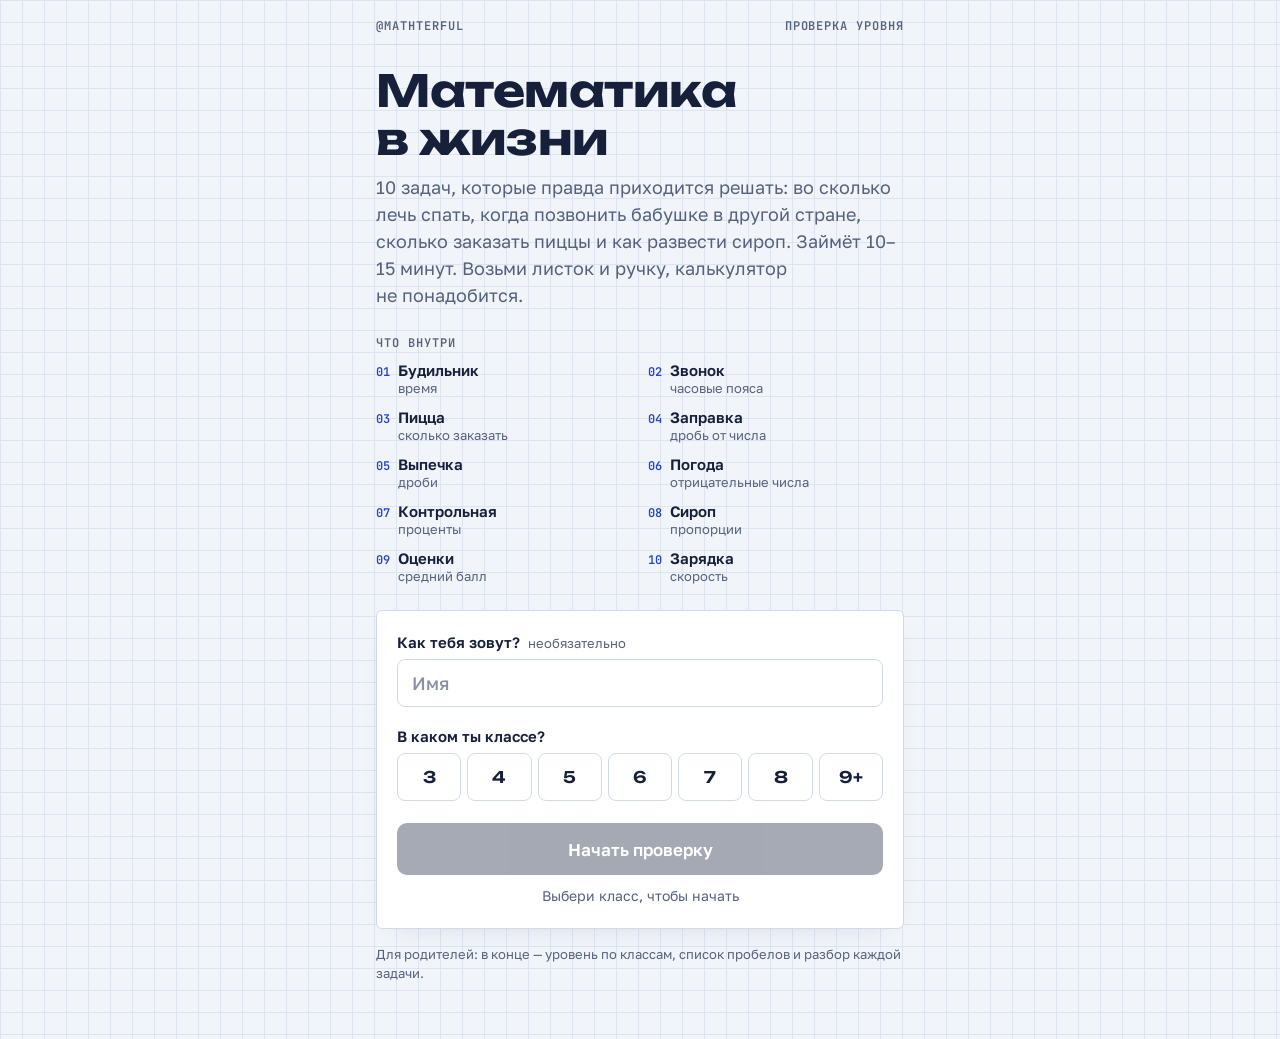
<file: index.html>
<!doctype html><html><head><meta charset=utf8><meta name=viewport content="width=device-width,initial-scale=1,viewport-fit=cover"><style>:root{color-scheme:light;box-sizing:border-box;padding-top:env(safe-area-inset-top,0px);padding-bottom:env(safe-area-inset-bottom,0px)}html{scroll-padding-top:env(safe-area-inset-top,0px)}body{margin:0;padding:0;font:14px -apple-system,BlinkMacSystemFont,sans-serif;background:#fff;color:#000}img{max-width:100%}[hidden]:not([hidden=until-found i]){display:none!important}</style></head><body>
<title>Математика в жизни</title>
<meta name="claude:viewport-fit-sides" content="cover">
<link rel="preconnect" href="https://fonts.googleapis.com">
<link rel="preconnect" href="https://fonts.gstatic.com" crossorigin>
<link rel="stylesheet" href="https://fonts.googleapis.com/css2?family=Golos+Text:wght@400;500;600;700&family=JetBrains+Mono:wght@400;600;700&family=Unbounded:wght@500;700&display=swap">
<style>
/* Layout: one phone-width column on squared exercise-book paper; each screen is one sheet; the result prints as a till receipt */
:root{
  --paper:#f1f4f9;
  --grid:#dce4ef;
  --sheet:#ffffff;
  --ink:#16203a;
  --ink-soft:#56627d;
  --line:#d3dae7;
  --pen:#2644c8;
  --pen-soft:#e8ecfc;
  --red:#c63a2c;
  --red-soft:#fbe9e6;
  --ok:#1c7d46;
  --ok-soft:#e2f2e8;
  --marker:#ffe25e;
  --marker-ink:#201c05;
  --marker-field:#fff8d6;
  --receipt:#fffdf5;
  --receipt-ink:#27241e;
  --receipt-faint:#968f7d;
  --r-ok:#1c7643;
  --r-bad:#bf3527;
  --shadow:rgba(22,32,58,.16);
  --f-display:"Unbounded","Golos Text",system-ui,sans-serif;
  --f-body:"Golos Text",system-ui,-apple-system,"Segoe UI",Roboto,Arial,sans-serif;
  --f-mono:"JetBrains Mono",ui-monospace,SFMono-Regular,Menlo,Consolas,monospace;
}
@media (prefers-color-scheme: dark){
  :root:not([data-theme="light"]){
    --paper:#0e1422; --grid:#172036; --sheet:#151d31; --ink:#e7ebf5; --ink-soft:#98a3bd; --line:#2a3552;
    --pen:#93a6ff; --pen-soft:#1f2a50; --red:#ff8a7a; --red-soft:#3b1f22; --ok:#62d394; --ok-soft:#143022;
    --shadow:rgba(0,0,0,.5);
    color-scheme:dark;
  }
}
:root[data-theme="dark"]{
  --paper:#0e1422; --grid:#172036; --sheet:#151d31; --ink:#e7ebf5; --ink-soft:#98a3bd; --line:#2a3552;
  --pen:#93a6ff; --pen-soft:#1f2a50; --red:#ff8a7a; --red-soft:#3b1f22; --ok:#62d394; --ok-soft:#143022;
  --shadow:rgba(0,0,0,.5);
  color-scheme:dark;
}
*,*::before,*::after{box-sizing:border-box}
body{
  background-color:var(--paper);
  background-image:linear-gradient(var(--grid) 1px,transparent 1px),linear-gradient(90deg,var(--grid) 1px,transparent 1px);
  background-size:22px 22px;
  color:var(--ink);
  font-family:var(--f-body);
  font-size:17px;
  line-height:1.5;
  -webkit-text-size-adjust:100%;
}
.wrap{
  max-width:560px; margin:0 auto;
  padding-left:max(16px, env(safe-area-inset-left, 0px));
  padding-right:max(16px, env(safe-area-inset-right, 0px));
  padding-block:18px 56px;
}
:focus-visible{outline:3px solid var(--pen); outline-offset:2px}

/* top bar */
.topbar{display:flex; justify-content:space-between; gap:12px; font:600 12px var(--f-mono); text-transform:uppercase; letter-spacing:.08em; color:var(--ink-soft); padding-bottom:10px; border-bottom:1px solid var(--line)}

/* start */
.display{font-family:var(--f-display); font-weight:700; font-size:clamp(28px, 8.4vw, 44px); line-height:1.08; letter-spacing:-.01em; text-wrap:balance; margin:22px 0 12px}
.lead{font-size:18px; color:var(--ink-soft); margin:0; max-width:34em}
.eyebrow{font:600 12px var(--f-mono); text-transform:uppercase; letter-spacing:.08em; color:var(--ink-soft); margin:26px 0 10px}
.scenes{list-style:none; padding:0; margin:0 0 26px; display:grid; grid-template-columns:repeat(2,minmax(0,1fr)); gap:12px 16px}
.scenes li{display:grid; grid-template-columns:auto 1fr; column-gap:8px; line-height:1.25; min-width:0}
.scenes .n{grid-row:span 2; font:600 12px var(--f-mono); color:var(--pen); padding-top:3px}
.scenes b{font-weight:600; font-size:15px}
.scenes span:last-child{font-size:13px; color:var(--ink-soft)}

.sheet{background:var(--sheet); border:1px solid var(--line); border-radius:6px; padding:22px 20px; box-shadow:0 12px 30px -20px var(--shadow)}
.label{display:block; font:600 15px var(--f-body); margin:0 0 8px; padding:0}
.label i{font-style:normal; font-weight:400; color:var(--ink-soft); font-size:13px; margin-left:4px}
.text-in{width:100%; font:500 18px var(--f-body); padding:12px 14px; border:1.5px solid var(--line); border-radius:8px; background:var(--sheet); color:var(--ink)}
.text-in:focus{border-color:var(--pen); outline:none}
.text-in::placeholder{color:var(--ink-soft); opacity:.7}
fieldset{border:0; padding:0; margin:20px 0 0; min-width:0}
.grades{display:grid; grid-template-columns:repeat(7,minmax(0,1fr)); gap:6px}
.grades button{appearance:none; height:48px; border:1.5px solid var(--line); border-radius:8px; background:var(--sheet); color:var(--ink); font:600 16px var(--f-display); cursor:pointer; padding:0}
.grades button[aria-pressed="true"]{background:var(--pen); border-color:var(--pen); color:var(--sheet)}

.btn{appearance:none; border:0; border-radius:10px; font:600 17px var(--f-body); padding:14px 20px; min-height:52px; cursor:pointer; text-align:center; text-decoration:none; display:inline-flex; align-items:center; justify-content:center; gap:8px; transition:transform .12s ease, opacity .15s}
.btn:active{transform:translateY(1px)}
.btn-primary{background:var(--ink); color:var(--sheet)}
.btn-primary:disabled{opacity:.38; cursor:not-allowed; transform:none}
.btn-ghost{background:transparent; color:var(--ink-soft); border:1.5px solid var(--line)}
.btn-wide{width:100%}
#startBtn{margin-top:22px}
.hint{min-height:1.4em; margin:10px 0 0; font-size:14px; color:var(--red)}
.hint--soft{color:var(--ink-soft); text-align:center}
.fineprint{font-size:13px; color:var(--ink-soft); margin:16px 0 0; line-height:1.45}
.center{text-align:center}

/* quiz */
.qhead{display:flex; align-items:center; gap:14px; margin:18px 0 14px}
.count{font:600 13px var(--f-mono); white-space:nowrap}
.count span{color:var(--ink-soft); font-weight:400}
.bar{flex:1; display:grid; grid-template-columns:repeat(10,1fr); gap:4px}
.bar span{height:6px; border-radius:2px; background:var(--line)}
.bar .done{background:var(--ink)}
.bar .now{background:var(--pen)}
.scene{font:600 12px var(--f-mono); text-transform:uppercase; letter-spacing:.1em; color:var(--pen)}
.qtext{font:600 21px/1.35 var(--f-body); margin:8px 0 0; text-wrap:pretty}

.card{margin-top:18px; padding:14px 16px; border-radius:6px; font-size:15px; position:relative}
.card-title{font:600 12px var(--f-mono); text-transform:uppercase; letter-spacing:.08em; margin-bottom:8px}
.card dl{margin:0; display:grid; gap:5px}
.row{display:flex; align-items:baseline}
.row dt{flex:1; display:flex; align-items:baseline; min-width:0}
.row dt::after{content:""; flex:1 0 14px; border-bottom:1.5px dotted currentColor; opacity:.35; margin:0 8px; transform:translateY(-.3em)}
.row dd{margin:0; font-family:var(--f-mono); font-weight:600; white-space:nowrap}
mark.q{background:var(--marker); color:var(--marker-ink); padding:0 .5em; border-radius:3px}
.card--ticket{background:var(--pen-soft); color:var(--ink); padding-inline:26px; border-radius:8px;
  -webkit-mask:radial-gradient(circle 10px at 0 50%,#0000 98%,#000) left/51% 100% no-repeat,radial-gradient(circle 10px at 100% 50%,#0000 98%,#000) right/51% 100% no-repeat;
  mask:radial-gradient(circle 10px at 0 50%,#0000 98%,#000) left/51% 100% no-repeat,radial-gradient(circle 10px at 100% 50%,#0000 98%,#000) right/51% 100% no-repeat}
.card--ticket .card-title{color:var(--pen)}
.card--plain{background:var(--paper); border:1px solid var(--line)}
.fig{display:block; width:100%; max-width:320px; margin:18px auto 0; height:auto}

.opts{display:grid; gap:10px; margin-top:20px}
.opt{appearance:none; display:flex; align-items:center; gap:12px; width:100%; text-align:left; padding:13px 14px; border:1.5px solid var(--line); border-radius:10px; background:var(--sheet); color:var(--ink); font:500 17px var(--f-body); cursor:pointer}
.opt .letter{flex:none; width:30px; height:30px; display:grid; place-items:center; border:1.5px solid var(--ink-soft); border-radius:50%; font:600 14px var(--f-mono); color:var(--ink-soft)}
.opt[aria-pressed="true"]{border-color:var(--pen); background:var(--pen-soft)}
.opt[aria-pressed="true"] .letter{background:var(--pen); border-color:var(--pen); color:var(--sheet)}

.num-label{display:block; margin-top:22px; font:600 12px var(--f-mono); letter-spacing:.08em; text-transform:uppercase; color:var(--ink-soft)}
.num{display:flex; align-items:baseline; gap:10px; margin-top:4px; border-bottom:2px solid var(--ink); padding-bottom:2px}
.num:focus-within{border-color:var(--pen)}
.num input{flex:1; min-width:0; border:0; background:transparent; font:600 30px var(--f-mono); color:var(--pen); padding:4px 0; outline:none}
.num input::placeholder{color:var(--ink-soft); opacity:.45; font-weight:400}
.num .unit{font:500 18px var(--f-body); color:var(--ink-soft); white-space:nowrap}
.sign{appearance:none; flex:none; align-self:center; border:1.5px solid var(--line); background:var(--sheet); color:var(--ink); border-radius:8px; font:600 16px var(--f-mono); padding:8px 10px; cursor:pointer}
.actions{display:flex; flex-wrap:wrap; gap:10px; margin-top:12px}
.actions .btn-primary{flex:1 1 60%}
.actions .btn-ghost{flex:0 0 auto}

/* result */
.res-title{font:700 clamp(24px,6.6vw,34px)/1.12 var(--f-display); text-wrap:balance; margin:22px 0 6px}
.res-sub{color:var(--ink-soft); margin:0 0 22px}
.receipt-shadow{max-width:360px; margin:0 auto 34px; filter:drop-shadow(0 0 1px var(--receipt-faint)) drop-shadow(0 12px 16px var(--shadow))}
.receipt-clip{padding-bottom:8px; animation:print 1.3s cubic-bezier(.25,.8,.25,1) both}
.receipt{position:relative; background:var(--receipt); color:var(--receipt-ink); font:400 13px/1.65 var(--f-mono); padding:18px 18px 12px; font-variant-numeric:tabular-nums}
.zz::after{content:""; position:absolute; left:0; right:0; top:100%; height:7px; background:var(--receipt);
  -webkit-mask:url("data:image/svg+xml,%3Csvg xmlns='http://www.w3.org/2000/svg' width='12' height='7'%3E%3Cpath d='M0 0h12L6 7z'/%3E%3C/svg%3E") 0 0/12px 7px repeat-x;
  mask:url("data:image/svg+xml,%3Csvg xmlns='http://www.w3.org/2000/svg' width='12' height='7'%3E%3Cpath d='M0 0h12L6 7z'/%3E%3C/svg%3E") 0 0/12px 7px repeat-x}
.r-center{text-align:center}
.r-brand{font:700 18px var(--f-display); letter-spacing:.14em}
.r-sep{border-top:1px dashed var(--receipt-faint); margin:10px 0}
.r-meta{display:flex; justify-content:space-between; gap:4px 12px; flex-wrap:wrap}
.r-items{list-style:none; margin:0; padding:0; display:grid; gap:2px}
.r-items li{display:flex; align-items:baseline; gap:8px}
.r-name{min-width:0}
.r-dots{flex:1; min-width:10px; border-bottom:1.5px dotted var(--receipt-faint); transform:translateY(-4px)}
.r-g{color:var(--receipt-faint); font-size:11px; white-space:nowrap}
.r-mark{width:1.2em; text-align:center; font-weight:700}
.r-mark.ok{color:var(--r-ok)} .r-mark.bad{color:var(--r-bad)} .r-mark.skip{color:var(--receipt-faint)}
.r-line{display:flex; justify-content:space-between; gap:12px}
.r-total{display:flex; justify-content:space-between; font-weight:700; font-size:18px; margin:2px 0 4px}
.r-barcode{display:flex; justify-content:center; height:40px; margin:8px 0 6px; overflow:hidden}
.r-barcode i{display:block; height:100%; background:var(--receipt-ink)}
.r-foot{text-align:center; letter-spacing:.06em}

.block-title{font:700 19px/1.25 var(--f-display); margin:0 0 12px; text-wrap:balance}
.summary p{margin:0 0 10px}
.summary b{font-weight:600}
.sub{font:600 12px var(--f-mono); text-transform:uppercase; letter-spacing:.08em; color:var(--ink-soft); margin:18px 0 6px}
.chips{display:flex; flex-wrap:wrap; gap:8px; margin:0; padding:0; list-style:none}
.chip{font-size:14px; font-weight:500; padding:6px 12px; border-radius:999px}
.chip--gap{background:var(--red-soft); color:var(--red)}
.chip--next{background:var(--pen-soft); color:var(--pen)}
.note{font-size:14px; color:var(--ink-soft); margin:8px 0 0}

.cta{background:var(--marker); color:var(--marker-ink); border-radius:6px; padding:24px 20px; margin:22px 0}
.cta h2{font:700 clamp(22px,6vw,28px)/1.15 var(--f-display); margin:0 0 10px; text-wrap:balance}
.cta p{margin:0 0 14px}
.cta label{display:block; font:600 12px var(--f-mono); text-transform:uppercase; letter-spacing:.08em; margin-bottom:6px}
.cta textarea{width:100%; resize:vertical; min-height:9.5em; background:var(--marker-field); color:var(--marker-ink); border:1.5px dashed var(--marker-ink); border-radius:6px; font:400 14px/1.5 var(--f-mono); padding:12px}
.cta-actions{display:grid; grid-template-columns:repeat(2,minmax(0,1fr)); gap:10px; margin-top:12px}
.btn-cta{background:var(--marker-ink); color:var(--marker)}
.btn-cta-alt{background:transparent; color:var(--marker-ink); border:1.5px solid var(--marker-ink)}
.linkbtn{grid-column:1/-1; appearance:none; background:none; border:0; padding:6px 0; font:600 15px var(--f-body); color:var(--marker-ink); text-decoration:underline; text-underline-offset:3px; cursor:pointer; justify-self:center}
.cta .status{min-height:1.4em; font-size:14px; font-weight:500; margin:8px 0 0}
.handles{display:grid; gap:2px; margin:12px 0 0; padding-top:12px; border-top:1px dashed var(--marker-ink); font:600 13px var(--f-mono)}
.handles span{user-select:all}

.review{padding:4px 20px}
.rv{border-bottom:1px solid var(--line)}
.rv:last-child{border-bottom:0}
.rv summary{list-style:none; display:flex; align-items:center; gap:12px; padding:14px 0; cursor:pointer}
.rv summary::-webkit-details-marker{display:none}
.rv summary::after{content:"+"; font:600 18px var(--f-mono); color:var(--ink-soft); width:14px; text-align:center}
.rv[open] summary::after{content:"−"}
.rv-n{font:600 12px var(--f-mono); color:var(--ink-soft)}
.rv-t{flex:1; min-width:0; font-size:15px; line-height:1.3}
.rv-t b{font-weight:600}
.rv-t span{color:var(--ink-soft)}
.rv-m{flex:none; width:26px; height:26px; border-radius:50%; display:grid; place-items:center; font-weight:700; font-size:14px}
.rv-m.ok{background:var(--ok-soft); color:var(--ok)}
.rv-m.bad{background:var(--red-soft); color:var(--red)}
.rv-m.skip{background:var(--line); color:var(--ink-soft)}
.rv-body{padding:0 0 16px 30px; font-size:15px}
.rv-body p{margin:0 0 8px}
.rv-q{color:var(--ink-soft)}
.rv-a b{font-weight:600}
.after{display:grid; gap:12px; margin-top:22px}

@keyframes rise{from{transform:translateY(8px); opacity:.4} to{transform:none; opacity:1}}
.enter{animation:rise .3s ease-out}
@keyframes print{from{clip-path:inset(0 0 100% 0); transform:translateY(-14px)} to{clip-path:inset(0 0 0 0); transform:none}}
@media (prefers-reduced-motion: reduce){ .enter,.receipt-clip{animation:none} .btn{transition:none} }
@media (max-width:370px){ .qtext{font-size:19px} .sheet{padding:20px 16px} .grades button{font-size:14px} .cta-actions{grid-template-columns:1fr} }
</style>

<div class="wrap">
  <header class="topbar"><span>@mathterful</span><span>Проверка уровня</span></header>

  <section id="screen-start">
    <h1 class="display">Математика в&nbsp;жизни</h1>
    <p class="lead">10 задач, которые правда приходится решать: во сколько лечь спать, когда позвонить бабушке в другой стране, сколько заказать пиццы и как развести сироп. Займёт 10–15 минут. Возьми листок и ручку, калькулятор не&nbsp;понадобится.</p>
    <p class="eyebrow">Что внутри</p>
    <ol class="scenes" id="scenes"></ol>
    <div class="sheet">
      <label class="label" for="name">Как тебя зовут? <i>необязательно</i></label>
      <input class="text-in" id="name" type="text" maxlength="30" autocomplete="given-name" placeholder="Имя">
      <fieldset>
        <legend class="label">В каком ты классе?</legend>
        <div class="grades" id="grades">
          <button type="button" data-grade="3" aria-pressed="false">3</button>
          <button type="button" data-grade="4" aria-pressed="false">4</button>
          <button type="button" data-grade="5" aria-pressed="false">5</button>
          <button type="button" data-grade="6" aria-pressed="false">6</button>
          <button type="button" data-grade="7" aria-pressed="false">7</button>
          <button type="button" data-grade="8" aria-pressed="false">8</button>
          <button type="button" data-grade="9" aria-pressed="false">9+</button>
        </div>
      </fieldset>
      <button type="button" id="startBtn" class="btn btn-primary btn-wide" disabled>Начать проверку</button>
      <p class="hint hint--soft" id="startHint">Выбери класс, чтобы начать</p>
    </div>
    <p class="fineprint">Для родителей: в конце — уровень по классам, список пробелов и разбор каждой задачи.</p>
  </section>

  <section id="screen-quiz" hidden></section>
  <section id="screen-result" hidden></section>
</div>

<script>
(function(){
  /* Контакты для записи на урок */
  var CONFIG = {
    whatsapp: '972515097499', whatsappLabel: '+972 51-509-7499',
    telegram: 'mathterful_adminbot'
  };
  var S = ' ';
  var LETTERS = ['А','Б','В','Г'];

  var BATTERY = '<svg class="fig" viewBox="0 0 300 92" role="img" aria-label="В 19:00 заряд 40%, в 19:12 заряд 58%">'+
    '<rect x="12" y="8" width="112" height="46" rx="7" style="fill:none;stroke:var(--ink);stroke-width:2.5"/>'+
    '<rect x="125" y="22" width="7" height="18" rx="2" style="fill:var(--ink)"/>'+
    '<rect x="18" y="14" width="40" height="34" rx="3" style="fill:var(--pen)"/>'+
    '<text x="68" y="80" text-anchor="middle" style="fill:var(--ink);font:600 14px var(--f-mono)">19:00 · 40%</text>'+
    '<text x="147" y="37" text-anchor="middle" style="fill:var(--ink-soft);font:600 16px var(--f-mono)">→</text>'+
    '<rect x="162" y="8" width="112" height="46" rx="7" style="fill:none;stroke:var(--ink);stroke-width:2.5"/>'+
    '<rect x="275" y="22" width="7" height="18" rx="2" style="fill:var(--ink)"/>'+
    '<rect x="168" y="14" width="58" height="34" rx="3" style="fill:var(--pen)"/>'+
    '<text x="218" y="80" text-anchor="middle" style="fill:var(--ink);font:600 14px var(--f-mono)">19:12 · 58%</text></svg>';

  var GAUGE = '<svg class="fig" viewBox="0 0 300 156" role="img" aria-label="Указатель бензина: стрелка на одной четверти">'+
    '<path d="M50 130 A100 100 0 0 1 250 130" style="fill:none;stroke:var(--ink);stroke-width:3"/>'+
    '<g style="stroke:var(--ink);stroke-width:3;stroke-linecap:round"><line x1="50" y1="130" x2="64" y2="130"/><line x1="79.3" y1="59.3" x2="89.2" y2="69.2"/><line x1="150" y1="30" x2="150" y2="44"/><line x1="220.7" y1="59.3" x2="210.8" y2="69.2"/><line x1="250" y1="130" x2="236" y2="130"/></g>'+
    '<g style="fill:var(--ink-soft);font:600 14px var(--f-mono)" text-anchor="middle"><text x="50" y="150">E</text><text x="250" y="150">F</text><text x="66" y="48">¼</text><text x="150" y="20">½</text><text x="234" y="48">¾</text><text x="150" y="112">бак 48 л</text></g>'+
    '<line x1="150" y1="130" x2="93.4" y2="73.4" style="stroke:var(--red);stroke-width:4;stroke-linecap:round"/>'+
    '<circle cx="150" cy="130" r="7" style="fill:var(--ink)"/></svg>';
  var FIG = { battery: BATTERY, gauge: GAUGE };

  var Q = [
    { scene:'Будильник', topic:'время', skill:'Расчёт времени', grade:3, type:'mc',
      options:['22:15','21:15','16:15','21:45'], answer:1,
      text:'Чтобы выспаться, тебе нужно 9 ч 30 мин сна. Вставать завтра в 6:45. Во сколько нужно лечь?',
      card:{kind:'plain', title:'Будильник', rows:[['Подъём','6:45'],['Нужно спать','9 ч 30 мин'],['Лечь в','?']]},
      explain:'От 6:45 отсчитываем назад 9 часов, получается 21:45. Ещё 30 минут назад — 21:15. Ответ 16:15 получится, если прибавить время вместо того, чтобы вычесть.' },
    { scene:'Звонок', topic:'часовые пояса', skill:'Часовые пояса', grade:4, type:'mc',
      options:['03:00','17:00','10:00','15:00'], answer:1,
      text:'Бабушка живёт в Нью-Йорке, там на 7 часов меньше, чем у вас. Ты хочешь позвонить ей в 10:00 по её времени. Сколько в этот момент будет у вас?',
      card:{kind:'ticket', title:'Звонок бабушке', rows:[['Нью-Йорк','−7 ч от вас'],['Звонок','10:00 у бабушки'],['У вас','?']]},
      explain:'У бабушки на 7 часов меньше, значит у вас на 7 часов больше: 10:00 + 7 ч = 17:00. Ответ 03:00 получится, если вычесть вместо того, чтобы прибавить.' },
    { scene:'Пицца', topic:'сколько заказать', skill:'Деление и округление', grade:4, type:'num', unit:'шт.', answer:4,
      text:'Ты заказываешь пиццу на день рождения. Сколько пицц нужно, чтобы всем хватило?',
      card:{kind:'plain', title:'Заказ в пиццерии', rows:[['Гостей вместе с тобой','13'],['Каждый съест','2 куска'],['В одной пицце','8 кусков']]},
      explain:'Всего нужно 13 × 2 = 26 кусков. Три пиццы — это 24 куска, двоим не хватит. Значит, нужно 4 пиццы. Здесь округляем вверх: неполную пиццу не закажешь.' },
    { scene:'Заправка', topic:'дробь от числа', skill:'Дробь от числа', grade:5, type:'num', unit:'л', answer:36, figure:'gauge',
      text:'Вы с родителями заезжаете на заправку. Сколько литров нужно залить, чтобы бак стал полным?',
      card:{kind:'plain', title:'Приборная панель', rows:[['Объём бака','48 л'],['Стрелка бензина','на ¼'],['Залить до полного','?']]},
      explain:'¼ бака — это 48 : 4 = 12 л, столько уже есть. До полного не хватает ¾ бака: 48 − 12 = 36 л. Ответ 12 получится, если найти, сколько бензина в баке, а не сколько долить.' },
    { scene:'Выпечка', topic:'дроби', skill:'Умножение дробей', grade:5, type:'mc',
      options:['6/8 стакана','1½ стакана','3/8 стакана','1¼ стакана'], answer:1,
      text:'Рецепт рассчитан на 12 печений, а ты хочешь испечь 24. Сколько сахара нужно взять?',
      card:{kind:'plain', title:'Печенье · на 12 штук', rows:[['Мука','2 стакана'],['Сахар','¾ стакана'],['Сливочное масло','100 г'],['Яйцо','1 шт.']]},
      explain:'Печений в 2 раза больше, значит и сахара в 2 раза больше: ¾ × 2 = 6/4 = 1½ стакана. 6/8 — это всё те же ¾: если умножить и числитель, и знаменатель, дробь не изменится.' },
    { scene:'Погода', topic:'отрицательные числа', skill:'Отрицательные числа', grade:6, type:'num', unit:'°', answer:-5, neg:true,
      text:'Днём было +3°. К ночи обещают похолодание на 8°. Какая температура будет ночью?',
      card:{kind:'ticket', title:'Прогноз погоды', rows:[['Днём','+3°'],['К ночи','холоднее на 8°'],['Ночью','?']]},
      explain:'От +3 опускаемся на 8 градусов: 3 градуса до нуля и ещё 5 ниже нуля. Ночью будет −5°. Ответ 5° получится, если забыть, что температура перешла через ноль.' },
    { scene:'Контрольная', topic:'проценты', skill:'Проценты', grade:6, type:'num', unit:'%', answer:85,
      text:'В контрольной было 40 вопросов, правильных ответов — 34. Какой это результат в процентах?',
      card:{kind:'plain', title:'Контрольная', rows:[['Всего вопросов','40'],['Правильных ответов','34'],['Результат','?']]},
      explain:'Один вопрос — это 100 : 40 = 2,5%. 34 × 2,5 = 85%. Или так: 34/40 = 85/100.' },
    { scene:'Сироп', topic:'пропорции', skill:'Части и пропорции', grade:6, type:'num', unit:'мл', answer:300,
      text:'Сироп разводят так: 1 часть сиропа на 4 части воды. Ты делаешь кувшин напитка на 1,5 литра. Сколько миллилитров сиропа налить?',
      card:{kind:'plain', title:'Этикетка на бутылке', rows:[['Разводить','1 : 4 с водой'],['Кувшин','1,5 л']]},
      explain:'Всего частей 1 + 4 = 5. 1,5 л = 1500 мл. Одна часть — 1500 : 5 = 300 мл. Это сироп, остальные 1200 мл — вода. Ответ 375 получится, если делить на 4 вместо 5.' },
    { scene:'Оценки', topic:'средний балл', skill:'Среднее значение', grade:7, type:'num', unit:'баллов', answer:87,
      text:'В триместре четыре контрольные, оценки ставят по 100-балльной шкале. Три уже позади. Сколько баллов нужно получить на четвёртой, чтобы средний балл был ровно 85?',
      card:{kind:'plain', title:'Дневник · математика', rows:[['Контрольная 1','78'],['Контрольная 2','85'],['Контрольная 3','90'],['Контрольная 4','?']]},
      explain:'Средний балл 85 за четыре контрольные — это сумма 85 × 4 = 340. Уже набрано 78 + 85 + 90 = 253. Нужно 340 − 253 = 87 баллов.' },
    { scene:'Зарядка', topic:'скорость', skill:'Скорость изменения', grade:7, type:'mc', figure:'battery',
      options:['19:40','19:52','20:00','20:12'], answer:0,
      text:'Телефон стоит на зарядке. Если он и дальше будет заряжаться с той же скоростью, во сколько будет 100%?',
      explain:'За 12 минут заряд вырос на 18%, это 1,5% в минуту. С 58% до 100% осталось 42%: 42 : 1,5 = 28 минут. 19:12 + 28 мин = 19:40.' }
  ];

  function $(s){ return document.querySelector(s); }
  var scr = { start: $('#screen-start'), quiz: $('#screen-quiz'), result: $('#screen-result') };
  function fresh(keep){
    return { screen:'start', name: keep ? keep.name : '', grade: keep ? keep.grade : null, idx:0, answers:[], startedAt:0, finishedAt:0, draft:'', sel:null };
  }
  var state = fresh();

  function esc(s){ return String(s).replace(/[&<>"']/g, function(c){ return {'&':'&amp;','<':'&lt;','>':'&gt;','"':'&quot;',"'":'&#39;'}[c]; }); }
  function pad(n){ return (n < 10 ? '0' : '') + n; }
  function fmt(n){ return Number(n).toLocaleString('ru-RU', { maximumFractionDigits: 2 }).replace('-', '−'); }
  function parseNum(raw){
    var t = String(raw).replace(/[\s ]/g,'').replace(/[−–—]/g,'-').replace(',', '.');
    var m = t.match(/-?\d+(?:\.\d+)?/);
    return m ? parseFloat(m[0]) : null;
  }
  function plural(n, one, few, many){
    var a = n % 10, b = n % 100;
    if (a === 1 && b !== 11) return one;
    if (a >= 2 && a <= 4 && (b < 12 || b > 14)) return few;
    return many;
  }

  /* ---------- start ---------- */
  function renderStart(){
    $('#scenes').innerHTML = Q.map(function(q, i){
      return '<li><span class="n">'+pad(i+1)+'</span><b>'+q.scene+'</b><span>'+q.topic+'</span></li>';
    }).join('');
    $('#name').value = state.name;
    syncGrades();
  }
  function syncGrades(){
    Array.prototype.forEach.call(document.querySelectorAll('#grades button'), function(b){
      b.setAttribute('aria-pressed', String(+b.dataset.grade === state.grade));
    });
    $('#startBtn').disabled = !state.grade;
    $('#startHint').textContent = state.grade ? '10 задач · примерно 15 минут' : 'Выбери класс, чтобы начать';
  }
  $('#grades').addEventListener('click', function(e){
    var b = e.target.closest('button'); if (!b) return;
    state.grade = +b.dataset.grade; syncGrades();
  });
  $('#name').addEventListener('input', function(e){ state.name = e.target.value; });
  $('#startBtn').addEventListener('click', function(){
    if (!state.grade) return;
    state.name = $('#name').value.trim();
    state.idx = 0; state.answers = []; state.draft = ''; state.sel = null;
    state.startedAt = Date.now(); state.finishedAt = 0;
    go('quiz');
  });

  /* ---------- quiz ---------- */
  function cardHTML(c){
    if (!c) return '';
    var rows = c.rows.map(function(r){
      var v = r[1] === '?' ? '<mark class="q">?</mark>' : r[1];
      return '<div class="row"><dt>'+r[0]+'</dt><dd>'+v+'</dd></div>';
    }).join('');
    return '<div class="card card--'+c.kind+'"><div class="card-title">'+c.title+'</div><dl>'+rows+'</dl></div>';
  }

  function renderQuiz(anim){
    var q = Q[state.idx];
    var segs = Q.map(function(_, i){ return '<span class="'+(i < state.idx ? 'done' : (i === state.idx ? 'now' : ''))+'"></span>'; }).join('');
    var answer;
    if (q.type === 'num'){
      answer = '<label class="num-label" for="ans">Ответ</label><div class="num">'+
        (q.neg ? '<button type="button" class="sign" id="sign" aria-label="Поменять знак плюс или минус">+/−</button>' : '')+
        '<input id="ans" type="text" inputmode="'+(q.neg ? 'text' : 'decimal')+'" autocomplete="off" enterkeyhint="done" placeholder="число" value="'+esc(state.draft)+'"><span class="unit">'+q.unit+'</span></div>';
    } else {
      answer = '<div class="opts" role="group" aria-label="Варианты ответа">'+q.options.map(function(o, i){
        return '<button type="button" class="opt" data-opt="'+i+'" aria-pressed="'+(state.sel === i)+'"><span class="letter">'+LETTERS[i]+'</span><span>'+o+'</span></button>';
      }).join('')+'</div>';
    }
    scr.quiz.innerHTML =
      '<div class="qhead"><span class="count">Задача '+(state.idx+1)+'<span> из '+Q.length+'</span></span><div class="bar" aria-hidden="true">'+segs+'</div></div>'+
      '<article class="sheet'+(anim ? ' enter' : '')+'">'+
        '<div class="scene">'+pad(state.idx+1)+' · '+q.scene+'</div>'+
        '<h2 class="qtext">'+q.text+'</h2>'+
        (q.figure ? FIG[q.figure] : '')+
        cardHTML(q.card)+
        answer+
        '<p class="hint" id="qHint" aria-live="polite"></p>'+
        '<div class="actions"><button type="button" class="btn btn-primary" id="submit">'+(state.idx === Q.length-1 ? 'Завершить' : 'Ответить')+'</button><button type="button" class="btn btn-ghost" id="skip">Не знаю</button></div>'+
      '</article>'+
      '<p class="fineprint center">Правильные ответы и разбор покажем в конце.</p>';
    var inp = $('#ans');
    if (inp && window.matchMedia && window.matchMedia('(pointer:fine)').matches){ try { inp.focus({ preventScroll:true }); } catch(e){} }
  }
  function hint(t){ var h = $('#qHint'); if (h) h.textContent = t; }

  function submit(skip){
    var q = Q[state.idx], rec;
    if (skip){
      rec = { skipped:true, correct:false, shown:'Не знаю' };
    } else if (q.type === 'num'){
      var v = parseNum($('#ans').value);
      if (v === null){ hint('Впиши число или нажми «Не знаю»'); return; }
      rec = { value:v, correct: Math.abs(v - q.answer) < 1e-9, shown: fmt(v)+(q.unit === '°' || q.unit === '%' ? '' : S)+q.unit };
    } else {
      if (state.sel === null){ hint('Выбери вариант или нажми «Не знаю»'); return; }
      rec = { value:state.sel, correct: state.sel === q.answer, shown: q.options[state.sel] };
    }
    state.answers[state.idx] = rec; state.draft = ''; state.sel = null;
    if (state.idx < Q.length - 1){ state.idx++; renderQuiz(true); window.scrollTo(0, 0); }
    else { state.finishedAt = Date.now(); go('result'); }
  }

  scr.quiz.addEventListener('click', function(e){
    var opt = e.target.closest('.opt');
    if (opt){
      state.sel = +opt.dataset.opt;
      Array.prototype.forEach.call(scr.quiz.querySelectorAll('.opt'), function(o){ o.setAttribute('aria-pressed', String(+o.dataset.opt === state.sel)); });
      hint(''); return;
    }
    if (e.target.closest('#sign')){
      var inp = $('#ans'), v = inp.value.trim();
      inp.value = /^[-−–]/.test(v) ? v.replace(/^[-−–]\s*/, '') : '−' + v;
      state.draft = inp.value; hint(''); return;
    }
    if (e.target.closest('#submit')) submit(false);
    else if (e.target.closest('#skip')) submit(true);
  });
  scr.quiz.addEventListener('input', function(e){ if (e.target.id === 'ans'){ state.draft = e.target.value; hint(''); } });
  scr.quiz.addEventListener('keydown', function(e){ if (e.target.id === 'ans' && e.key === 'Enter'){ e.preventDefault(); submit(false); } });

  /* ---------- result ---------- */
  var TOP = 7;
  function analyse(){
    var rows = Q.map(function(q, i){ return { q:q, i:i, a: state.answers[i] || { correct:false, skipped:true, shown:'Не знаю' } }; });
    var ok = function(r){ return r.a.correct; };
    var score = rows.filter(ok).length;
    var G = state.grade || 9;
    var inProg = rows.filter(function(r){ return r.q.grade <= G; });
    var gaps = inProg.filter(function(r){ return !r.a.correct; });
    var ahead = rows.filter(function(r){ return r.q.grade > G; });
    var level = null;
    for (var g = 3; g <= TOP; g++){
      var it = rows.filter(function(r){ return r.q.grade <= g; });
      if (it.filter(ok).length >= 0.75 * it.length) level = g;
    }
    var all = level === TOP && score === Q.length;
    var levelText = level === null ? 'до 3 класса' : (all ? TOP+' класс и выше' : '≈ '+level+' класс');
    var mins = state.startedAt && state.finishedAt ? Math.max(1, Math.round((state.finishedAt - state.startedAt) / 60000)) : null;
    return { rows:rows, score:score, G:G, inProg:inProg, inProgOk: inProg.filter(ok).length, gaps:gaps,
             aheadOk: ahead.filter(ok).length, aheadMiss: ahead.filter(function(r){ return !r.a.correct; }),
             level:level, all:all, levelText:levelText, mins:mins };
  }

  function barcode(seed){
    var s = seed % 233280, h = '';
    for (var i = 0; i < 54; i++){
      s = (s * 9301 + 49297) % 233280; var w = 1 + Math.floor(s / 233280 * 3);
      s = (s * 9301 + 49297) % 233280; var g = 1 + Math.floor(s / 233280 * 2);
      h += '<i style="width:'+w+'px;margin-right:'+g+'px"></i>';
    }
    return h;
  }

  function renderResult(){
    var R = analyse();
    var d = new Date(state.finishedAt || Date.now());
    var date = d.toLocaleDateString('ru-RU');
    var time = d.toLocaleTimeString('ru-RU', { hour:'2-digit', minute:'2-digit' });
    var gradeTxt = R.G === 9 ? '9+' : String(R.G);
    var gradeOf = R.G === 9 ? '9 класса и старше' : R.G+' класса';
    var name = state.name ? esc(state.name) : '';

    var items = R.rows.map(function(r){
      var cls = r.a.correct ? 'ok' : (r.a.skipped ? 'skip' : 'bad');
      var mark = r.a.correct ? '✓' : (r.a.skipped ? '—' : '✗');
      var lbl = r.a.correct ? 'решено' : (r.a.skipped ? 'пропущено' : 'ошибка');
      return '<li><span class="r-name">'+r.q.skill+'</span><span class="r-dots"></span><span class="r-g">'+r.q.grade+S+'кл</span><span class="r-mark '+cls+'" aria-label="'+lbl+'">'+mark+'</span></li>';
    }).join('');

    var p1 = 'Решено <b>'+R.score+' из '+Q.length+'</b>. ' + (R.level === null
      ? 'Начать стоит с основ: расчёт времени и простые действия с числами.'
      : (R.all ? 'Решены все задачи, уровень '+TOP+' класса и выше.' : 'Уверенно решаются задачи примерно на уровне <b>'+R.level+' класса</b>.'));
    var p2 = 'По программе '+gradeOf+' в тесте '+R.inProg.length+' '+plural(R.inProg.length,'задача','задачи','задач')+', решено '+R.inProgOk+'.'
      + (R.aheadOk ? ' Сверх программы решено ещё '+R.aheadOk+'.' : '');
    var p3 = R.gaps.length === 0
      ? 'Пробелов по программе своего класса нет. На уроках можно брать задачи сложнее и проходить следующие темы заранее.'
      : (R.gaps.length <= 2
        ? 'Пробелов немного, но на эти темы опираются следующие. Их лучше закрыть сейчас.'
        : 'Пробелов несколько. Они будут мешать в новых темах, поэтому начинать стоит с них.');

    var gapsHTML = R.gaps.length
      ? '<p class="sub">Что подтянуть</p><ul class="chips">'+R.gaps.map(function(r){ return '<li class="chip chip--gap">'+r.q.skill+'</li>'; }).join('')+'</ul>' : '';
    var nextHTML = R.aheadMiss.length
      ? '<p class="sub">Следующие темы</p><ul class="chips">'+R.aheadMiss.map(function(r){ return '<li class="chip chip--next">'+r.q.skill+'</li>'; }).join('')+'</ul><p class="note">Это нормально: такие задачи проходят в старших классах.</p>' : '';

    var ctaTitle = R.gaps.length ? 'Закроем пробелы на уроках' : 'Пойдём дальше программы';
    var ctaText = R.gaps.length
      ? 'Разберём именно эти темы на понятных задачах, шаг за шагом. Напишите нам, подберём время и формат занятий.'
      : 'База на месте, можно двигаться быстрее. Напишите нам, подберём время и формат занятий.';

    var msg = [
      'Здравствуйте! Хотим записаться на уроки математики.',
      'Прошли проверку «Математика в жизни»: '+R.score+' из '+Q.length+', уровень '+R.levelText+'.',
      'Ученик: '+(state.name ? state.name+', ' : '')+gradeTxt+' класс.',
      R.gaps.length ? 'Подтянуть: '+R.gaps.map(function(r){ return r.q.skill.toLowerCase(); }).join(', ')+'.' : 'Пробелов по программе нет, хотим идти дальше.'
    ].join('\n');

    var review = R.rows.map(function(r){
      var cls = r.a.correct ? 'ok' : (r.a.skipped ? 'skip' : 'bad');
      var mark = r.a.correct ? '✓' : (r.a.skipped ? '—' : '✗');
      var right = r.q.type === 'num' ? fmt(r.q.answer)+(r.q.unit === '°' || r.q.unit === '%' ? '' : S)+r.q.unit : r.q.options[r.q.answer];
      return '<details class="rv"><summary><span class="rv-n">'+pad(r.i+1)+'</span><span class="rv-t"><b>'+r.q.scene+'</b> <span>· '+r.q.skill.toLowerCase()+'</span></span><span class="rv-m '+cls+'">'+mark+'</span></summary>'+
        '<div class="rv-body"><p class="rv-q">'+r.q.text+'</p><p class="rv-a">Твой ответ: <b>'+esc(r.a.shown)+'</b><br>Правильный ответ: <b>'+right+'</b></p><p>'+r.q.explain+'</p></div></details>';
    }).join('');

    scr.result.innerHTML =
      '<h1 class="res-title">'+(name ? name+', вот' : 'Вот')+' твой чек</h1>'+
      '<p class="res-sub">Результат проверки, пробелы и разбор каждой задачи.</p>'+
      '<div class="receipt-shadow"><div class="receipt-clip"><div class="receipt zz">'+
        '<div class="r-center"><div class="r-brand">MATHTERFUL</div><div>ПРОВЕРКА «МАТЕМАТИКА В ЖИЗНИ»</div></div>'+
        '<div class="r-sep"></div>'+
        '<div class="r-meta"><span>'+date+' '+time+'</span><span>ЧЕК №'+pad(d.getDate())+pad(d.getMonth()+1)+'</span></div>'+
        '<div class="r-meta"><span>Ученик: '+(name || '—')+'</span><span>Класс: '+gradeTxt+'</span></div>'+
        '<div class="r-sep"></div>'+
        '<ul class="r-items">'+items+'</ul>'+
        '<div class="r-sep"></div>'+
        '<div class="r-total"><span>ИТОГО</span><span>'+R.score+' / '+Q.length+'</span></div>'+
        '<div class="r-line"><span>УРОВЕНЬ</span><span>'+R.levelText+'</span></div>'+
        (R.mins ? '<div class="r-line"><span>ВРЕМЯ</span><span>'+R.mins+' мин</span></div>' : '')+
        '<div class="r-sep"></div>'+
        '<div class="r-barcode" aria-hidden="true">'+barcode(R.score * 97 + R.G * 13 + d.getDate())+'</div>'+
        '<div class="r-foot">СПАСИБО! ЖДЁМ НА УРОКЕ</div>'+
      '</div></div></div>'+
      '<div class="sheet summary"><h2 class="block-title">Что это значит</h2><p>'+p1+'</p><p>'+p2+'</p><p>'+p3+'</p>'+gapsHTML+nextHTML+'</div>'+
      '<div class="cta"><h2>'+ctaTitle+'</h2><p>'+ctaText+'</p>'+
        '<label for="msg">Сообщение с результатом</label><textarea id="msg" readonly rows="6"></textarea>'+
        '<div class="cta-actions">'+
          '<a class="btn btn-cta" id="wa" href="https://wa.me/'+CONFIG.whatsapp+'" target="_blank" rel="noopener">WhatsApp</a>'+
          '<a class="btn btn-cta-alt" id="tg" href="https://t.me/'+CONFIG.telegram+'" target="_blank" rel="noopener">Telegram</a>'+
          '<button type="button" class="linkbtn" id="copy">Скопировать сообщение</button>'+
        '</div>'+
        '<p class="status" id="copyStatus" aria-live="polite">В WhatsApp текст подставится сам. Для Telegram он скопируется, останется вставить его в чат.</p>'+
        '<div class="handles"><span>WhatsApp: '+CONFIG.whatsappLabel+'</span><span>Telegram: @'+CONFIG.telegram+'</span></div>'+
      '</div>'+
      '<div class="sheet review"><h2 class="block-title" style="margin:16px 0 4px">Разбор задач</h2>'+review+'</div>'+
      '<div class="after"><button type="button" class="btn btn-ghost btn-wide" id="again">Пройти ещё раз</button>'+
      '<p class="fineprint center">Это быстрая проверка из 10 задач. Классы указаны примерно: программы в разных странах отличаются. Точную картину покажет первый урок.</p></div>';

    $('#msg').value = msg;
    $('#wa').href = 'https://wa.me/'+CONFIG.whatsapp+'?text='+encodeURIComponent(msg);
  }

  function setStatus(t){ var s = $('#copyStatus'); if (s) s.textContent = t; }
  function copyMsg(){
    var ta = $('#msg'); if (!ta) return;
    var text = ta.value;
    function fallback(){
      var ok = false;
      try { ta.focus(); ta.select(); ok = document.execCommand('copy'); } catch(e){}
      setStatus(ok ? 'Сообщение скопировано. Вставьте его в чат.' : 'Текст выделен, скопируйте его вручную.');
    }
    try {
      if (navigator.clipboard && navigator.clipboard.writeText){
        navigator.clipboard.writeText(text).then(function(){ setStatus('Сообщение скопировано. Вставьте его в чат.'); }, fallback);
        return;
      }
    } catch(e){}
    fallback();
  }
  scr.result.addEventListener('click', function(e){
    if (e.target.closest('#tg') || e.target.closest('#copy')) copyMsg();
    else if (e.target.closest('#again')){ state = fresh(state); go('start'); }
  });

  /* ---------- navigation ---------- */
  function go(name){
    state.screen = name;
    for (var k in scr) scr[k].hidden = (k !== name);
    if (name === 'start') renderStart();
    if (name === 'quiz') renderQuiz(true);
    if (name === 'result') renderResult();
    window.scrollTo(0, 0);
  }

  try { if (window.claude && window.claude.hot && window.claude.hot.snapshot) window.claude.hot.snapshot(function(){ return { state: state }; }); } catch(e){}
  function boot(data){
    if (data && data.state && data.state.screen){
      var s = fresh(); for (var k in data.state) s[k] = data.state[k]; state = s;
    }
    go(state.screen);
  }
  var hot = window.claude && window.claude.hot;
  if (hot && hot.ready) hot.ready(boot); else boot((hot && hot.data) || {});
})();
</script>

</body></html>
</file>
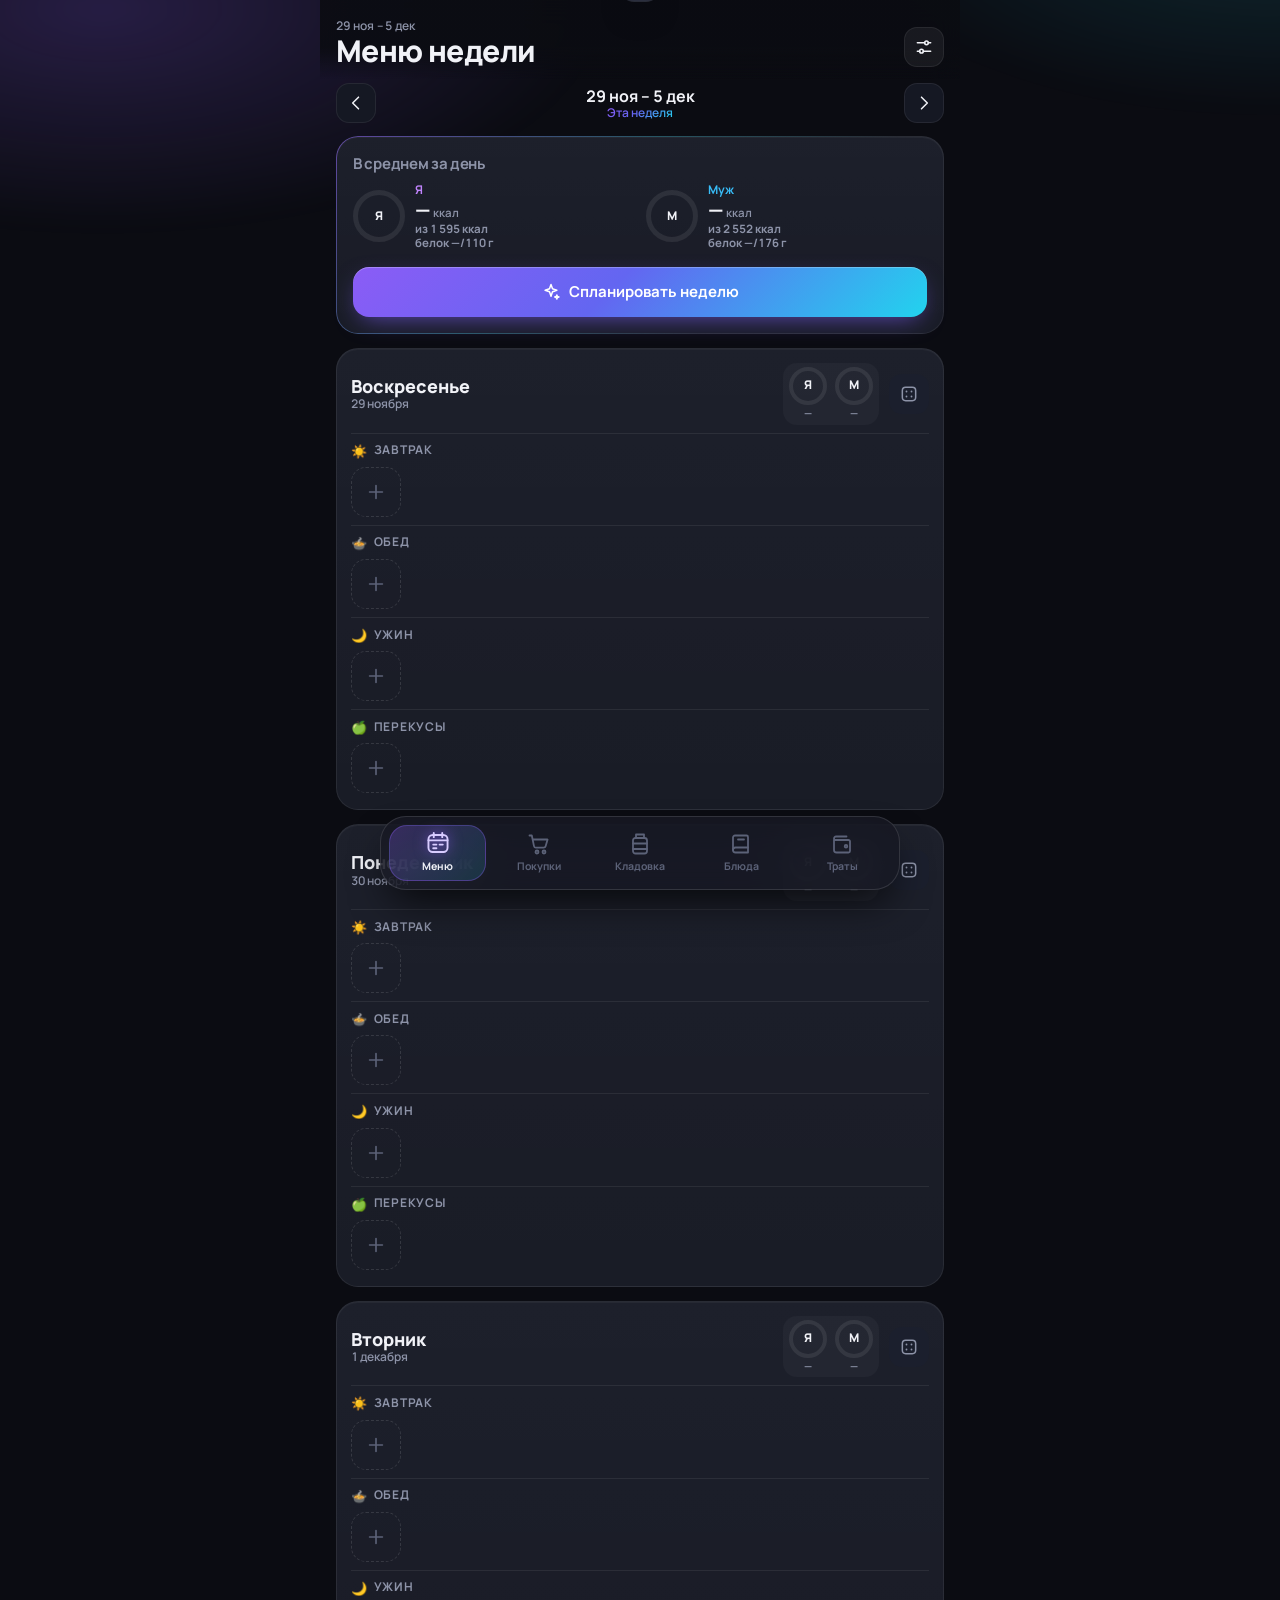
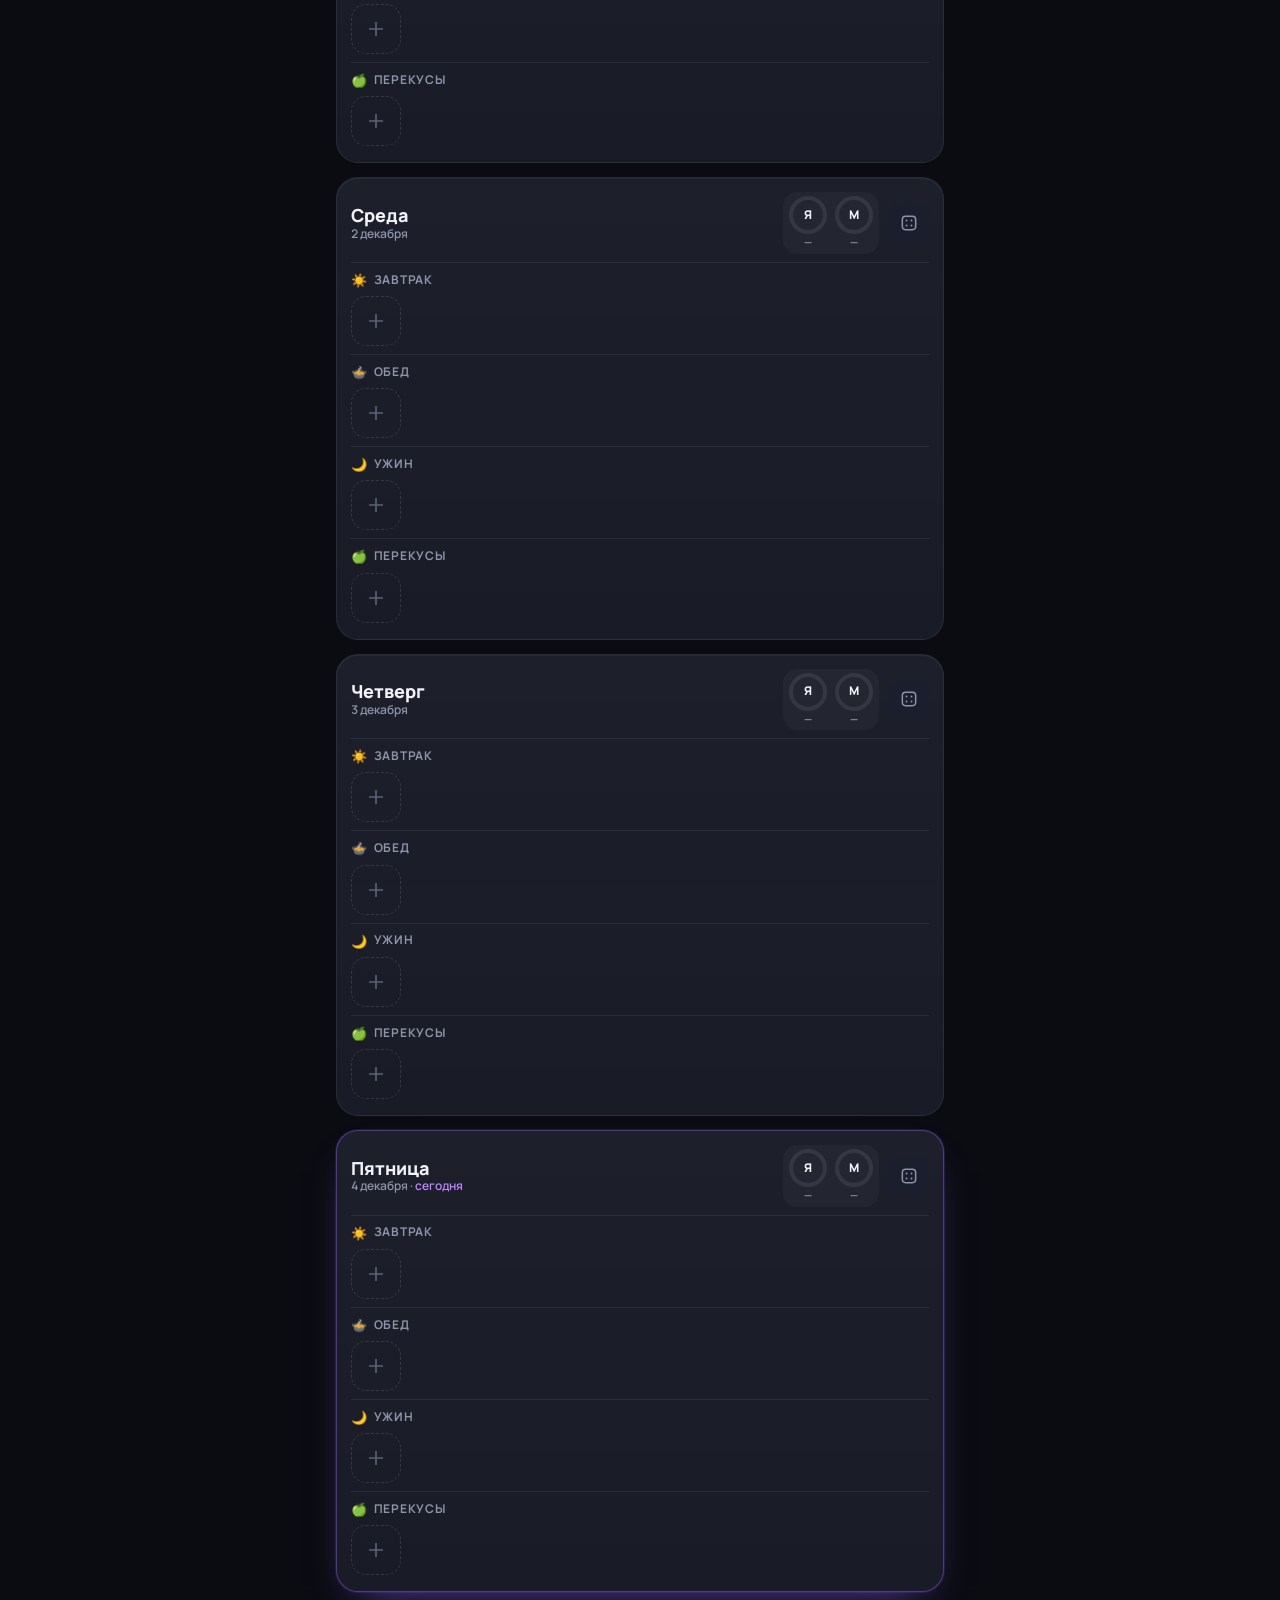
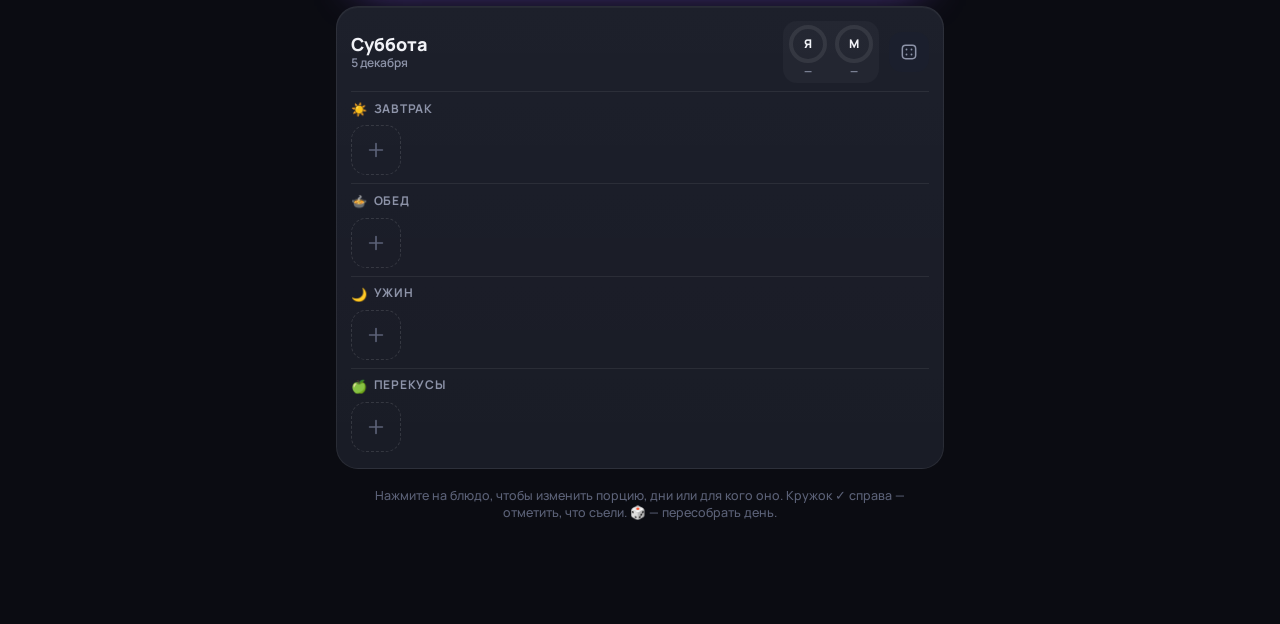
<file: planner/index.html>
<!doctype html>
<html lang="ru">
<head>
  <meta charset="utf-8">
  <meta name="viewport" content="width=device-width, initial-scale=1, viewport-fit=cover, maximum-scale=1">
  <title>Кухонный планер</title>
  <meta name="description" content="Меню на неделю, список покупок, кладовка и траты на продукты">
  <meta name="theme-color" content="#0b0c12">
  <meta name="color-scheme" content="dark">
  <meta name="apple-mobile-web-app-capable" content="yes">
  <meta name="mobile-web-app-capable" content="yes">
  <meta name="apple-mobile-web-app-status-bar-style" content="black-translucent">
  <meta name="apple-mobile-web-app-title" content="Планер">
  <link rel="manifest" href="manifest.webmanifest">
  <link rel="icon" href="icons/icon.svg" type="image/svg+xml">
  <link rel="apple-touch-icon" href="icons/icon-180.png">
  <link rel="preconnect" href="https://fonts.googleapis.com">
  <link rel="preconnect" href="https://fonts.gstatic.com" crossorigin>
  <link rel="stylesheet" href="https://fonts.googleapis.com/css2?family=Manrope:wght@400;500;600;700;800&display=swap">
  <link rel="stylesheet" href="css/app.css">
</head>
<body>
  <div class="bg-glow" aria-hidden="true"></div>
  <header id="header" class="hdr"></header>
  <main id="main"></main>
  <nav id="tabbar" class="tabbar" aria-label="Разделы"></nav>
  <div id="toast" class="toast" role="status" aria-live="polite"></div>
  <script type="module" src="js/app.js"></script>
</body>
</html>
</file>
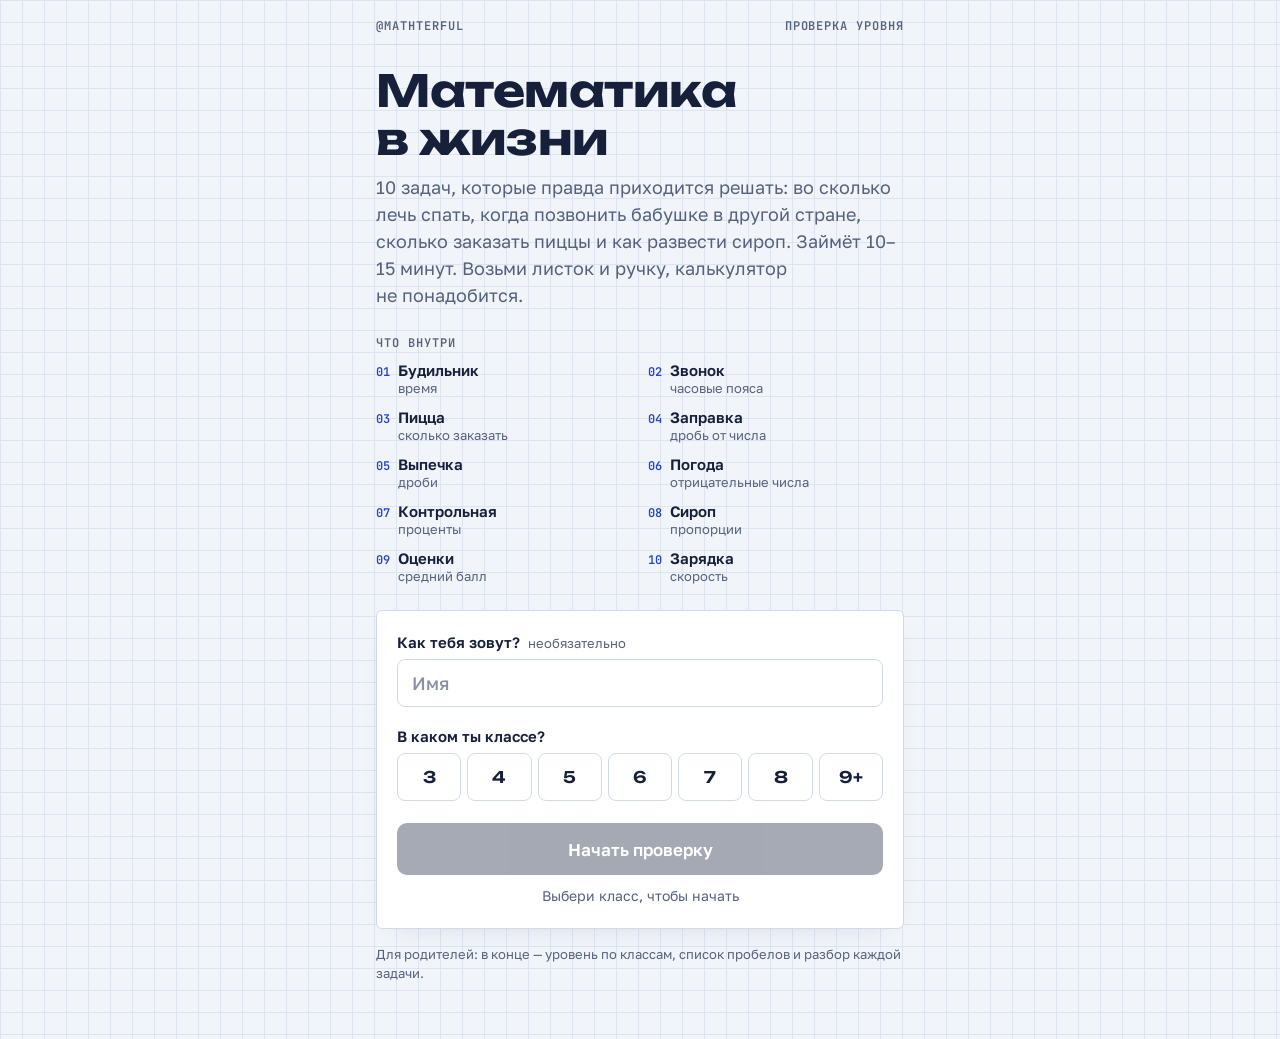
<file: Математика в жизни.html>
<!doctype html><html><head><meta charset=utf8><meta name=viewport content="width=device-width,initial-scale=1,viewport-fit=cover"><style>:root{color-scheme:light;box-sizing:border-box;padding-top:env(safe-area-inset-top,0px);padding-bottom:env(safe-area-inset-bottom,0px)}html{scroll-padding-top:env(safe-area-inset-top,0px)}body{margin:0;padding:0;font:14px -apple-system,BlinkMacSystemFont,sans-serif;background:#fff;color:#000}img{max-width:100%}[hidden]:not([hidden=until-found i]){display:none!important}</style></head><body>
<title>Математика в жизни</title>
<meta name="claude:viewport-fit-sides" content="cover">
<link rel="preconnect" href="https://fonts.googleapis.com">
<link rel="preconnect" href="https://fonts.gstatic.com" crossorigin>
<link rel="stylesheet" href="https://fonts.googleapis.com/css2?family=Golos+Text:wght@400;500;600;700&family=JetBrains+Mono:wght@400;600;700&family=Unbounded:wght@500;700&display=swap">
<style>
/* Layout: one phone-width column on squared exercise-book paper; each screen is one sheet; the result prints as a till receipt */
:root{
  --paper:#f1f4f9;
  --grid:#dce4ef;
  --sheet:#ffffff;
  --ink:#16203a;
  --ink-soft:#56627d;
  --line:#d3dae7;
  --pen:#2644c8;
  --pen-soft:#e8ecfc;
  --red:#c63a2c;
  --red-soft:#fbe9e6;
  --ok:#1c7d46;
  --ok-soft:#e2f2e8;
  --marker:#ffe25e;
  --marker-ink:#201c05;
  --marker-field:#fff8d6;
  --receipt:#fffdf5;
  --receipt-ink:#27241e;
  --receipt-faint:#968f7d;
  --r-ok:#1c7643;
  --r-bad:#bf3527;
  --shadow:rgba(22,32,58,.16);
  --f-display:"Unbounded","Golos Text",system-ui,sans-serif;
  --f-body:"Golos Text",system-ui,-apple-system,"Segoe UI",Roboto,Arial,sans-serif;
  --f-mono:"JetBrains Mono",ui-monospace,SFMono-Regular,Menlo,Consolas,monospace;
}
@media (prefers-color-scheme: dark){
  :root:not([data-theme="light"]){
    --paper:#0e1422; --grid:#172036; --sheet:#151d31; --ink:#e7ebf5; --ink-soft:#98a3bd; --line:#2a3552;
    --pen:#93a6ff; --pen-soft:#1f2a50; --red:#ff8a7a; --red-soft:#3b1f22; --ok:#62d394; --ok-soft:#143022;
    --shadow:rgba(0,0,0,.5);
    color-scheme:dark;
  }
}
:root[data-theme="dark"]{
  --paper:#0e1422; --grid:#172036; --sheet:#151d31; --ink:#e7ebf5; --ink-soft:#98a3bd; --line:#2a3552;
  --pen:#93a6ff; --pen-soft:#1f2a50; --red:#ff8a7a; --red-soft:#3b1f22; --ok:#62d394; --ok-soft:#143022;
  --shadow:rgba(0,0,0,.5);
  color-scheme:dark;
}
*,*::before,*::after{box-sizing:border-box}
body{
  background-color:var(--paper);
  background-image:linear-gradient(var(--grid) 1px,transparent 1px),linear-gradient(90deg,var(--grid) 1px,transparent 1px);
  background-size:22px 22px;
  color:var(--ink);
  font-family:var(--f-body);
  font-size:17px;
  line-height:1.5;
  -webkit-text-size-adjust:100%;
}
.wrap{
  max-width:560px; margin:0 auto;
  padding-left:max(16px, env(safe-area-inset-left, 0px));
  padding-right:max(16px, env(safe-area-inset-right, 0px));
  padding-block:18px 56px;
}
:focus-visible{outline:3px solid var(--pen); outline-offset:2px}

/* top bar */
.topbar{display:flex; justify-content:space-between; gap:12px; font:600 12px var(--f-mono); text-transform:uppercase; letter-spacing:.08em; color:var(--ink-soft); padding-bottom:10px; border-bottom:1px solid var(--line)}

/* start */
.display{font-family:var(--f-display); font-weight:700; font-size:clamp(28px, 8.4vw, 44px); line-height:1.08; letter-spacing:-.01em; text-wrap:balance; margin:22px 0 12px}
.lead{font-size:18px; color:var(--ink-soft); margin:0; max-width:34em}
.eyebrow{font:600 12px var(--f-mono); text-transform:uppercase; letter-spacing:.08em; color:var(--ink-soft); margin:26px 0 10px}
.scenes{list-style:none; padding:0; margin:0 0 26px; display:grid; grid-template-columns:repeat(2,minmax(0,1fr)); gap:12px 16px}
.scenes li{display:grid; grid-template-columns:auto 1fr; column-gap:8px; line-height:1.25; min-width:0}
.scenes .n{grid-row:span 2; font:600 12px var(--f-mono); color:var(--pen); padding-top:3px}
.scenes b{font-weight:600; font-size:15px}
.scenes span:last-child{font-size:13px; color:var(--ink-soft)}

.sheet{background:var(--sheet); border:1px solid var(--line); border-radius:6px; padding:22px 20px; box-shadow:0 12px 30px -20px var(--shadow)}
.label{display:block; font:600 15px var(--f-body); margin:0 0 8px; padding:0}
.label i{font-style:normal; font-weight:400; color:var(--ink-soft); font-size:13px; margin-left:4px}
.text-in{width:100%; font:500 18px var(--f-body); padding:12px 14px; border:1.5px solid var(--line); border-radius:8px; background:var(--sheet); color:var(--ink)}
.text-in:focus{border-color:var(--pen); outline:none}
.text-in::placeholder{color:var(--ink-soft); opacity:.7}
fieldset{border:0; padding:0; margin:20px 0 0; min-width:0}
.grades{display:grid; grid-template-columns:repeat(7,minmax(0,1fr)); gap:6px}
.grades button{appearance:none; height:48px; border:1.5px solid var(--line); border-radius:8px; background:var(--sheet); color:var(--ink); font:600 16px var(--f-display); cursor:pointer; padding:0}
.grades button[aria-pressed="true"]{background:var(--pen); border-color:var(--pen); color:var(--sheet)}

.btn{appearance:none; border:0; border-radius:10px; font:600 17px var(--f-body); padding:14px 20px; min-height:52px; cursor:pointer; text-align:center; text-decoration:none; display:inline-flex; align-items:center; justify-content:center; gap:8px; transition:transform .12s ease, opacity .15s}
.btn:active{transform:translateY(1px)}
.btn-primary{background:var(--ink); color:var(--sheet)}
.btn-primary:disabled{opacity:.38; cursor:not-allowed; transform:none}
.btn-ghost{background:transparent; color:var(--ink-soft); border:1.5px solid var(--line)}
.btn-wide{width:100%}
#startBtn{margin-top:22px}
.hint{min-height:1.4em; margin:10px 0 0; font-size:14px; color:var(--red)}
.hint--soft{color:var(--ink-soft); text-align:center}
.fineprint{font-size:13px; color:var(--ink-soft); margin:16px 0 0; line-height:1.45}
.center{text-align:center}

/* quiz */
.qhead{display:flex; align-items:center; gap:14px; margin:18px 0 14px}
.count{font:600 13px var(--f-mono); white-space:nowrap}
.count span{color:var(--ink-soft); font-weight:400}
.bar{flex:1; display:grid; grid-template-columns:repeat(10,1fr); gap:4px}
.bar span{height:6px; border-radius:2px; background:var(--line)}
.bar .done{background:var(--ink)}
.bar .now{background:var(--pen)}
.scene{font:600 12px var(--f-mono); text-transform:uppercase; letter-spacing:.1em; color:var(--pen)}
.qtext{font:600 21px/1.35 var(--f-body); margin:8px 0 0; text-wrap:pretty}

.card{margin-top:18px; padding:14px 16px; border-radius:6px; font-size:15px; position:relative}
.card-title{font:600 12px var(--f-mono); text-transform:uppercase; letter-spacing:.08em; margin-bottom:8px}
.card dl{margin:0; display:grid; gap:5px}
.row{display:flex; align-items:baseline}
.row dt{flex:1; display:flex; align-items:baseline; min-width:0}
.row dt::after{content:""; flex:1 0 14px; border-bottom:1.5px dotted currentColor; opacity:.35; margin:0 8px; transform:translateY(-.3em)}
.row dd{margin:0; font-family:var(--f-mono); font-weight:600; white-space:nowrap}
mark.q{background:var(--marker); color:var(--marker-ink); padding:0 .5em; border-radius:3px}
.card--ticket{background:var(--pen-soft); color:var(--ink); padding-inline:26px; border-radius:8px;
  -webkit-mask:radial-gradient(circle 10px at 0 50%,#0000 98%,#000) left/51% 100% no-repeat,radial-gradient(circle 10px at 100% 50%,#0000 98%,#000) right/51% 100% no-repeat;
  mask:radial-gradient(circle 10px at 0 50%,#0000 98%,#000) left/51% 100% no-repeat,radial-gradient(circle 10px at 100% 50%,#0000 98%,#000) right/51% 100% no-repeat}
.card--ticket .card-title{color:var(--pen)}
.card--plain{background:var(--paper); border:1px solid var(--line)}
.fig{display:block; width:100%; max-width:320px; margin:18px auto 0; height:auto}

.opts{display:grid; gap:10px; margin-top:20px}
.opt{appearance:none; display:flex; align-items:center; gap:12px; width:100%; text-align:left; padding:13px 14px; border:1.5px solid var(--line); border-radius:10px; background:var(--sheet); color:var(--ink); font:500 17px var(--f-body); cursor:pointer}
.opt .letter{flex:none; width:30px; height:30px; display:grid; place-items:center; border:1.5px solid var(--ink-soft); border-radius:50%; font:600 14px var(--f-mono); color:var(--ink-soft)}
.opt[aria-pressed="true"]{border-color:var(--pen); background:var(--pen-soft)}
.opt[aria-pressed="true"] .letter{background:var(--pen); border-color:var(--pen); color:var(--sheet)}

.num-label{display:block; margin-top:22px; font:600 12px var(--f-mono); letter-spacing:.08em; text-transform:uppercase; color:var(--ink-soft)}
.num{display:flex; align-items:baseline; gap:10px; margin-top:4px; border-bottom:2px solid var(--ink); padding-bottom:2px}
.num:focus-within{border-color:var(--pen)}
.num input{flex:1; min-width:0; border:0; background:transparent; font:600 30px var(--f-mono); color:var(--pen); padding:4px 0; outline:none}
.num input::placeholder{color:var(--ink-soft); opacity:.45; font-weight:400}
.num .unit{font:500 18px var(--f-body); color:var(--ink-soft); white-space:nowrap}
.sign{appearance:none; flex:none; align-self:center; border:1.5px solid var(--line); background:var(--sheet); color:var(--ink); border-radius:8px; font:600 16px var(--f-mono); padding:8px 10px; cursor:pointer}
.actions{display:flex; flex-wrap:wrap; gap:10px; margin-top:12px}
.actions .btn-primary{flex:1 1 60%}
.actions .btn-ghost{flex:0 0 auto}

/* result */
.res-title{font:700 clamp(24px,6.6vw,34px)/1.12 var(--f-display); text-wrap:balance; margin:22px 0 6px}
.res-sub{color:var(--ink-soft); margin:0 0 22px}
.receipt-shadow{max-width:360px; margin:0 auto 34px; filter:drop-shadow(0 0 1px var(--receipt-faint)) drop-shadow(0 12px 16px var(--shadow))}
.receipt-clip{padding-bottom:8px; animation:print 1.3s cubic-bezier(.25,.8,.25,1) both}
.receipt{position:relative; background:var(--receipt); color:var(--receipt-ink); font:400 13px/1.65 var(--f-mono); padding:18px 18px 12px; font-variant-numeric:tabular-nums}
.zz::after{content:""; position:absolute; left:0; right:0; top:100%; height:7px; background:var(--receipt);
  -webkit-mask:url("data:image/svg+xml,%3Csvg xmlns='http://www.w3.org/2000/svg' width='12' height='7'%3E%3Cpath d='M0 0h12L6 7z'/%3E%3C/svg%3E") 0 0/12px 7px repeat-x;
  mask:url("data:image/svg+xml,%3Csvg xmlns='http://www.w3.org/2000/svg' width='12' height='7'%3E%3Cpath d='M0 0h12L6 7z'/%3E%3C/svg%3E") 0 0/12px 7px repeat-x}
.r-center{text-align:center}
.r-brand{font:700 18px var(--f-display); letter-spacing:.14em}
.r-sep{border-top:1px dashed var(--receipt-faint); margin:10px 0}
.r-meta{display:flex; justify-content:space-between; gap:4px 12px; flex-wrap:wrap}
.r-items{list-style:none; margin:0; padding:0; display:grid; gap:2px}
.r-items li{display:flex; align-items:baseline; gap:8px}
.r-name{min-width:0}
.r-dots{flex:1; min-width:10px; border-bottom:1.5px dotted var(--receipt-faint); transform:translateY(-4px)}
.r-g{color:var(--receipt-faint); font-size:11px; white-space:nowrap}
.r-mark{width:1.2em; text-align:center; font-weight:700}
.r-mark.ok{color:var(--r-ok)} .r-mark.bad{color:var(--r-bad)} .r-mark.skip{color:var(--receipt-faint)}
.r-line{display:flex; justify-content:space-between; gap:12px}
.r-total{display:flex; justify-content:space-between; font-weight:700; font-size:18px; margin:2px 0 4px}
.r-barcode{display:flex; justify-content:center; height:40px; margin:8px 0 6px; overflow:hidden}
.r-barcode i{display:block; height:100%; background:var(--receipt-ink)}
.r-foot{text-align:center; letter-spacing:.06em}

.block-title{font:700 19px/1.25 var(--f-display); margin:0 0 12px; text-wrap:balance}
.summary p{margin:0 0 10px}
.summary b{font-weight:600}
.sub{font:600 12px var(--f-mono); text-transform:uppercase; letter-spacing:.08em; color:var(--ink-soft); margin:18px 0 6px}
.chips{display:flex; flex-wrap:wrap; gap:8px; margin:0; padding:0; list-style:none}
.chip{font-size:14px; font-weight:500; padding:6px 12px; border-radius:999px}
.chip--gap{background:var(--red-soft); color:var(--red)}
.chip--next{background:var(--pen-soft); color:var(--pen)}
.note{font-size:14px; color:var(--ink-soft); margin:8px 0 0}

.cta{background:var(--marker); color:var(--marker-ink); border-radius:6px; padding:24px 20px; margin:22px 0}
.cta h2{font:700 clamp(22px,6vw,28px)/1.15 var(--f-display); margin:0 0 10px; text-wrap:balance}
.cta p{margin:0 0 14px}
.cta label{display:block; font:600 12px var(--f-mono); text-transform:uppercase; letter-spacing:.08em; margin-bottom:6px}
.cta textarea{width:100%; resize:vertical; min-height:9.5em; background:var(--marker-field); color:var(--marker-ink); border:1.5px dashed var(--marker-ink); border-radius:6px; font:400 14px/1.5 var(--f-mono); padding:12px}
.cta-actions{display:grid; grid-template-columns:repeat(2,minmax(0,1fr)); gap:10px; margin-top:12px}
.btn-cta{background:var(--marker-ink); color:var(--marker)}
.btn-cta-alt{background:transparent; color:var(--marker-ink); border:1.5px solid var(--marker-ink)}
.linkbtn{grid-column:1/-1; appearance:none; background:none; border:0; padding:6px 0; font:600 15px var(--f-body); color:var(--marker-ink); text-decoration:underline; text-underline-offset:3px; cursor:pointer; justify-self:center}
.cta .status{min-height:1.4em; font-size:14px; font-weight:500; margin:8px 0 0}
.handles{display:grid; gap:2px; margin:12px 0 0; padding-top:12px; border-top:1px dashed var(--marker-ink); font:600 13px var(--f-mono)}
.handles span{user-select:all}

.review{padding:4px 20px}
.rv{border-bottom:1px solid var(--line)}
.rv:last-child{border-bottom:0}
.rv summary{list-style:none; display:flex; align-items:center; gap:12px; padding:14px 0; cursor:pointer}
.rv summary::-webkit-details-marker{display:none}
.rv summary::after{content:"+"; font:600 18px var(--f-mono); color:var(--ink-soft); width:14px; text-align:center}
.rv[open] summary::after{content:"−"}
.rv-n{font:600 12px var(--f-mono); color:var(--ink-soft)}
.rv-t{flex:1; min-width:0; font-size:15px; line-height:1.3}
.rv-t b{font-weight:600}
.rv-t span{color:var(--ink-soft)}
.rv-m{flex:none; width:26px; height:26px; border-radius:50%; display:grid; place-items:center; font-weight:700; font-size:14px}
.rv-m.ok{background:var(--ok-soft); color:var(--ok)}
.rv-m.bad{background:var(--red-soft); color:var(--red)}
.rv-m.skip{background:var(--line); color:var(--ink-soft)}
.rv-body{padding:0 0 16px 30px; font-size:15px}
.rv-body p{margin:0 0 8px}
.rv-q{color:var(--ink-soft)}
.rv-a b{font-weight:600}
.after{display:grid; gap:12px; margin-top:22px}

@keyframes rise{from{transform:translateY(8px); opacity:.4} to{transform:none; opacity:1}}
.enter{animation:rise .3s ease-out}
@keyframes print{from{clip-path:inset(0 0 100% 0); transform:translateY(-14px)} to{clip-path:inset(0 0 0 0); transform:none}}
@media (prefers-reduced-motion: reduce){ .enter,.receipt-clip{animation:none} .btn{transition:none} }
@media (max-width:370px){ .qtext{font-size:19px} .sheet{padding:20px 16px} .grades button{font-size:14px} .cta-actions{grid-template-columns:1fr} }
</style>

<div class="wrap">
  <header class="topbar"><span>@mathterful</span><span>Проверка уровня</span></header>

  <section id="screen-start">
    <h1 class="display">Математика в&nbsp;жизни</h1>
    <p class="lead">10 задач, которые правда приходится решать: во сколько лечь спать, когда позвонить бабушке в другой стране, сколько заказать пиццы и как развести сироп. Займёт 10–15 минут. Возьми листок и ручку, калькулятор не&nbsp;понадобится.</p>
    <p class="eyebrow">Что внутри</p>
    <ol class="scenes" id="scenes"></ol>
    <div class="sheet">
      <label class="label" for="name">Как тебя зовут? <i>необязательно</i></label>
      <input class="text-in" id="name" type="text" maxlength="30" autocomplete="given-name" placeholder="Имя">
      <fieldset>
        <legend class="label">В каком ты классе?</legend>
        <div class="grades" id="grades">
          <button type="button" data-grade="3" aria-pressed="false">3</button>
          <button type="button" data-grade="4" aria-pressed="false">4</button>
          <button type="button" data-grade="5" aria-pressed="false">5</button>
          <button type="button" data-grade="6" aria-pressed="false">6</button>
          <button type="button" data-grade="7" aria-pressed="false">7</button>
          <button type="button" data-grade="8" aria-pressed="false">8</button>
          <button type="button" data-grade="9" aria-pressed="false">9+</button>
        </div>
      </fieldset>
      <button type="button" id="startBtn" class="btn btn-primary btn-wide" disabled>Начать проверку</button>
      <p class="hint hint--soft" id="startHint">Выбери класс, чтобы начать</p>
    </div>
    <p class="fineprint">Для родителей: в конце — уровень по классам, список пробелов и разбор каждой задачи.</p>
  </section>

  <section id="screen-quiz" hidden></section>
  <section id="screen-result" hidden></section>
</div>

<script>
(function(){
  /* Контакты для записи на урок */
  var CONFIG = {
    whatsapp: '972515097499', whatsappLabel: '+972 51-509-7499',
    telegram: 'mathterful_adminbot'
  };
  var S = ' ';
  var LETTERS = ['А','Б','В','Г'];

  var BATTERY = '<svg class="fig" viewBox="0 0 300 92" role="img" aria-label="В 19:00 заряд 40%, в 19:12 заряд 58%">'+
    '<rect x="12" y="8" width="112" height="46" rx="7" style="fill:none;stroke:var(--ink);stroke-width:2.5"/>'+
    '<rect x="125" y="22" width="7" height="18" rx="2" style="fill:var(--ink)"/>'+
    '<rect x="18" y="14" width="40" height="34" rx="3" style="fill:var(--pen)"/>'+
    '<text x="68" y="80" text-anchor="middle" style="fill:var(--ink);font:600 14px var(--f-mono)">19:00 · 40%</text>'+
    '<text x="147" y="37" text-anchor="middle" style="fill:var(--ink-soft);font:600 16px var(--f-mono)">→</text>'+
    '<rect x="162" y="8" width="112" height="46" rx="7" style="fill:none;stroke:var(--ink);stroke-width:2.5"/>'+
    '<rect x="275" y="22" width="7" height="18" rx="2" style="fill:var(--ink)"/>'+
    '<rect x="168" y="14" width="58" height="34" rx="3" style="fill:var(--pen)"/>'+
    '<text x="218" y="80" text-anchor="middle" style="fill:var(--ink);font:600 14px var(--f-mono)">19:12 · 58%</text></svg>';

  var GAUGE = '<svg class="fig" viewBox="0 0 300 156" role="img" aria-label="Указатель бензина: стрелка на одной четверти">'+
    '<path d="M50 130 A100 100 0 0 1 250 130" style="fill:none;stroke:var(--ink);stroke-width:3"/>'+
    '<g style="stroke:var(--ink);stroke-width:3;stroke-linecap:round"><line x1="50" y1="130" x2="64" y2="130"/><line x1="79.3" y1="59.3" x2="89.2" y2="69.2"/><line x1="150" y1="30" x2="150" y2="44"/><line x1="220.7" y1="59.3" x2="210.8" y2="69.2"/><line x1="250" y1="130" x2="236" y2="130"/></g>'+
    '<g style="fill:var(--ink-soft);font:600 14px var(--f-mono)" text-anchor="middle"><text x="50" y="150">E</text><text x="250" y="150">F</text><text x="66" y="48">¼</text><text x="150" y="20">½</text><text x="234" y="48">¾</text><text x="150" y="112">бак 48 л</text></g>'+
    '<line x1="150" y1="130" x2="93.4" y2="73.4" style="stroke:var(--red);stroke-width:4;stroke-linecap:round"/>'+
    '<circle cx="150" cy="130" r="7" style="fill:var(--ink)"/></svg>';
  var FIG = { battery: BATTERY, gauge: GAUGE };

  var Q = [
    { scene:'Будильник', topic:'время', skill:'Расчёт времени', grade:3, type:'mc',
      options:['22:15','21:15','16:15','21:45'], answer:1,
      text:'Чтобы выспаться, тебе нужно 9 ч 30 мин сна. Вставать завтра в 6:45. Во сколько нужно лечь?',
      card:{kind:'plain', title:'Будильник', rows:[['Подъём','6:45'],['Нужно спать','9 ч 30 мин'],['Лечь в','?']]},
      explain:'От 6:45 отсчитываем назад 9 часов, получается 21:45. Ещё 30 минут назад — 21:15. Ответ 16:15 получится, если прибавить время вместо того, чтобы вычесть.' },
    { scene:'Звонок', topic:'часовые пояса', skill:'Часовые пояса', grade:4, type:'mc',
      options:['03:00','17:00','10:00','15:00'], answer:1,
      text:'Бабушка живёт в Нью-Йорке, там на 7 часов меньше, чем у вас. Ты хочешь позвонить ей в 10:00 по её времени. Сколько в этот момент будет у вас?',
      card:{kind:'ticket', title:'Звонок бабушке', rows:[['Нью-Йорк','−7 ч от вас'],['Звонок','10:00 у бабушки'],['У вас','?']]},
      explain:'У бабушки на 7 часов меньше, значит у вас на 7 часов больше: 10:00 + 7 ч = 17:00. Ответ 03:00 получится, если вычесть вместо того, чтобы прибавить.' },
    { scene:'Пицца', topic:'сколько заказать', skill:'Деление и округление', grade:4, type:'num', unit:'шт.', answer:4,
      text:'Ты заказываешь пиццу на день рождения. Сколько пицц нужно, чтобы всем хватило?',
      card:{kind:'plain', title:'Заказ в пиццерии', rows:[['Гостей вместе с тобой','13'],['Каждый съест','2 куска'],['В одной пицце','8 кусков']]},
      explain:'Всего нужно 13 × 2 = 26 кусков. Три пиццы — это 24 куска, двоим не хватит. Значит, нужно 4 пиццы. Здесь округляем вверх: неполную пиццу не закажешь.' },
    { scene:'Заправка', topic:'дробь от числа', skill:'Дробь от числа', grade:5, type:'num', unit:'л', answer:36, figure:'gauge',
      text:'Вы с родителями заезжаете на заправку. Сколько литров нужно залить, чтобы бак стал полным?',
      card:{kind:'plain', title:'Приборная панель', rows:[['Объём бака','48 л'],['Стрелка бензина','на ¼'],['Залить до полного','?']]},
      explain:'¼ бака — это 48 : 4 = 12 л, столько уже есть. До полного не хватает ¾ бака: 48 − 12 = 36 л. Ответ 12 получится, если найти, сколько бензина в баке, а не сколько долить.' },
    { scene:'Выпечка', topic:'дроби', skill:'Умножение дробей', grade:5, type:'mc',
      options:['6/8 стакана','1½ стакана','3/8 стакана','1¼ стакана'], answer:1,
      text:'Рецепт рассчитан на 12 печений, а ты хочешь испечь 24. Сколько сахара нужно взять?',
      card:{kind:'plain', title:'Печенье · на 12 штук', rows:[['Мука','2 стакана'],['Сахар','¾ стакана'],['Сливочное масло','100 г'],['Яйцо','1 шт.']]},
      explain:'Печений в 2 раза больше, значит и сахара в 2 раза больше: ¾ × 2 = 6/4 = 1½ стакана. 6/8 — это всё те же ¾: если умножить и числитель, и знаменатель, дробь не изменится.' },
    { scene:'Погода', topic:'отрицательные числа', skill:'Отрицательные числа', grade:6, type:'num', unit:'°', answer:-5, neg:true,
      text:'Днём было +3°. К ночи обещают похолодание на 8°. Какая температура будет ночью?',
      card:{kind:'ticket', title:'Прогноз погоды', rows:[['Днём','+3°'],['К ночи','холоднее на 8°'],['Ночью','?']]},
      explain:'От +3 опускаемся на 8 градусов: 3 градуса до нуля и ещё 5 ниже нуля. Ночью будет −5°. Ответ 5° получится, если забыть, что температура перешла через ноль.' },
    { scene:'Контрольная', topic:'проценты', skill:'Проценты', grade:6, type:'num', unit:'%', answer:85,
      text:'В контрольной было 40 вопросов, правильных ответов — 34. Какой это результат в процентах?',
      card:{kind:'plain', title:'Контрольная', rows:[['Всего вопросов','40'],['Правильных ответов','34'],['Результат','?']]},
      explain:'Один вопрос — это 100 : 40 = 2,5%. 34 × 2,5 = 85%. Или так: 34/40 = 85/100.' },
    { scene:'Сироп', topic:'пропорции', skill:'Части и пропорции', grade:6, type:'num', unit:'мл', answer:300,
      text:'Сироп разводят так: 1 часть сиропа на 4 части воды. Ты делаешь кувшин напитка на 1,5 литра. Сколько миллилитров сиропа налить?',
      card:{kind:'plain', title:'Этикетка на бутылке', rows:[['Разводить','1 : 4 с водой'],['Кувшин','1,5 л']]},
      explain:'Всего частей 1 + 4 = 5. 1,5 л = 1500 мл. Одна часть — 1500 : 5 = 300 мл. Это сироп, остальные 1200 мл — вода. Ответ 375 получится, если делить на 4 вместо 5.' },
    { scene:'Оценки', topic:'средний балл', skill:'Среднее значение', grade:7, type:'num', unit:'баллов', answer:87,
      text:'В триместре четыре контрольные, оценки ставят по 100-балльной шкале. Три уже позади. Сколько баллов нужно получить на четвёртой, чтобы средний балл был ровно 85?',
      card:{kind:'plain', title:'Дневник · математика', rows:[['Контрольная 1','78'],['Контрольная 2','85'],['Контрольная 3','90'],['Контрольная 4','?']]},
      explain:'Средний балл 85 за четыре контрольные — это сумма 85 × 4 = 340. Уже набрано 78 + 85 + 90 = 253. Нужно 340 − 253 = 87 баллов.' },
    { scene:'Зарядка', topic:'скорость', skill:'Скорость изменения', grade:7, type:'mc', figure:'battery',
      options:['19:40','19:52','20:00','20:12'], answer:0,
      text:'Телефон стоит на зарядке. Если он и дальше будет заряжаться с той же скоростью, во сколько будет 100%?',
      explain:'За 12 минут заряд вырос на 18%, это 1,5% в минуту. С 58% до 100% осталось 42%: 42 : 1,5 = 28 минут. 19:12 + 28 мин = 19:40.' }
  ];

  function $(s){ return document.querySelector(s); }
  var scr = { start: $('#screen-start'), quiz: $('#screen-quiz'), result: $('#screen-result') };
  function fresh(keep){
    return { screen:'start', name: keep ? keep.name : '', grade: keep ? keep.grade : null, idx:0, answers:[], startedAt:0, finishedAt:0, draft:'', sel:null };
  }
  var state = fresh();

  function esc(s){ return String(s).replace(/[&<>"']/g, function(c){ return {'&':'&amp;','<':'&lt;','>':'&gt;','"':'&quot;',"'":'&#39;'}[c]; }); }
  function pad(n){ return (n < 10 ? '0' : '') + n; }
  function fmt(n){ return Number(n).toLocaleString('ru-RU', { maximumFractionDigits: 2 }).replace('-', '−'); }
  function parseNum(raw){
    var t = String(raw).replace(/[\s ]/g,'').replace(/[−–—]/g,'-').replace(',', '.');
    var m = t.match(/-?\d+(?:\.\d+)?/);
    return m ? parseFloat(m[0]) : null;
  }
  function plural(n, one, few, many){
    var a = n % 10, b = n % 100;
    if (a === 1 && b !== 11) return one;
    if (a >= 2 && a <= 4 && (b < 12 || b > 14)) return few;
    return many;
  }

  /* ---------- start ---------- */
  function renderStart(){
    $('#scenes').innerHTML = Q.map(function(q, i){
      return '<li><span class="n">'+pad(i+1)+'</span><b>'+q.scene+'</b><span>'+q.topic+'</span></li>';
    }).join('');
    $('#name').value = state.name;
    syncGrades();
  }
  function syncGrades(){
    Array.prototype.forEach.call(document.querySelectorAll('#grades button'), function(b){
      b.setAttribute('aria-pressed', String(+b.dataset.grade === state.grade));
    });
    $('#startBtn').disabled = !state.grade;
    $('#startHint').textContent = state.grade ? '10 задач · примерно 15 минут' : 'Выбери класс, чтобы начать';
  }
  $('#grades').addEventListener('click', function(e){
    var b = e.target.closest('button'); if (!b) return;
    state.grade = +b.dataset.grade; syncGrades();
  });
  $('#name').addEventListener('input', function(e){ state.name = e.target.value; });
  $('#startBtn').addEventListener('click', function(){
    if (!state.grade) return;
    state.name = $('#name').value.trim();
    state.idx = 0; state.answers = []; state.draft = ''; state.sel = null;
    state.startedAt = Date.now(); state.finishedAt = 0;
    go('quiz');
  });

  /* ---------- quiz ---------- */
  function cardHTML(c){
    if (!c) return '';
    var rows = c.rows.map(function(r){
      var v = r[1] === '?' ? '<mark class="q">?</mark>' : r[1];
      return '<div class="row"><dt>'+r[0]+'</dt><dd>'+v+'</dd></div>';
    }).join('');
    return '<div class="card card--'+c.kind+'"><div class="card-title">'+c.title+'</div><dl>'+rows+'</dl></div>';
  }

  function renderQuiz(anim){
    var q = Q[state.idx];
    var segs = Q.map(function(_, i){ return '<span class="'+(i < state.idx ? 'done' : (i === state.idx ? 'now' : ''))+'"></span>'; }).join('');
    var answer;
    if (q.type === 'num'){
      answer = '<label class="num-label" for="ans">Ответ</label><div class="num">'+
        (q.neg ? '<button type="button" class="sign" id="sign" aria-label="Поменять знак плюс или минус">+/−</button>' : '')+
        '<input id="ans" type="text" inputmode="'+(q.neg ? 'text' : 'decimal')+'" autocomplete="off" enterkeyhint="done" placeholder="число" value="'+esc(state.draft)+'"><span class="unit">'+q.unit+'</span></div>';
    } else {
      answer = '<div class="opts" role="group" aria-label="Варианты ответа">'+q.options.map(function(o, i){
        return '<button type="button" class="opt" data-opt="'+i+'" aria-pressed="'+(state.sel === i)+'"><span class="letter">'+LETTERS[i]+'</span><span>'+o+'</span></button>';
      }).join('')+'</div>';
    }
    scr.quiz.innerHTML =
      '<div class="qhead"><span class="count">Задача '+(state.idx+1)+'<span> из '+Q.length+'</span></span><div class="bar" aria-hidden="true">'+segs+'</div></div>'+
      '<article class="sheet'+(anim ? ' enter' : '')+'">'+
        '<div class="scene">'+pad(state.idx+1)+' · '+q.scene+'</div>'+
        '<h2 class="qtext">'+q.text+'</h2>'+
        (q.figure ? FIG[q.figure] : '')+
        cardHTML(q.card)+
        answer+
        '<p class="hint" id="qHint" aria-live="polite"></p>'+
        '<div class="actions"><button type="button" class="btn btn-primary" id="submit">'+(state.idx === Q.length-1 ? 'Завершить' : 'Ответить')+'</button><button type="button" class="btn btn-ghost" id="skip">Не знаю</button></div>'+
      '</article>'+
      '<p class="fineprint center">Правильные ответы и разбор покажем в конце.</p>';
    var inp = $('#ans');
    if (inp && window.matchMedia && window.matchMedia('(pointer:fine)').matches){ try { inp.focus({ preventScroll:true }); } catch(e){} }
  }
  function hint(t){ var h = $('#qHint'); if (h) h.textContent = t; }

  function submit(skip){
    var q = Q[state.idx], rec;
    if (skip){
      rec = { skipped:true, correct:false, shown:'Не знаю' };
    } else if (q.type === 'num'){
      var v = parseNum($('#ans').value);
      if (v === null){ hint('Впиши число или нажми «Не знаю»'); return; }
      rec = { value:v, correct: Math.abs(v - q.answer) < 1e-9, shown: fmt(v)+(q.unit === '°' || q.unit === '%' ? '' : S)+q.unit };
    } else {
      if (state.sel === null){ hint('Выбери вариант или нажми «Не знаю»'); return; }
      rec = { value:state.sel, correct: state.sel === q.answer, shown: q.options[state.sel] };
    }
    state.answers[state.idx] = rec; state.draft = ''; state.sel = null;
    if (state.idx < Q.length - 1){ state.idx++; renderQuiz(true); window.scrollTo(0, 0); }
    else { state.finishedAt = Date.now(); go('result'); }
  }

  scr.quiz.addEventListener('click', function(e){
    var opt = e.target.closest('.opt');
    if (opt){
      state.sel = +opt.dataset.opt;
      Array.prototype.forEach.call(scr.quiz.querySelectorAll('.opt'), function(o){ o.setAttribute('aria-pressed', String(+o.dataset.opt === state.sel)); });
      hint(''); return;
    }
    if (e.target.closest('#sign')){
      var inp = $('#ans'), v = inp.value.trim();
      inp.value = /^[-−–]/.test(v) ? v.replace(/^[-−–]\s*/, '') : '−' + v;
      state.draft = inp.value; hint(''); return;
    }
    if (e.target.closest('#submit')) submit(false);
    else if (e.target.closest('#skip')) submit(true);
  });
  scr.quiz.addEventListener('input', function(e){ if (e.target.id === 'ans'){ state.draft = e.target.value; hint(''); } });
  scr.quiz.addEventListener('keydown', function(e){ if (e.target.id === 'ans' && e.key === 'Enter'){ e.preventDefault(); submit(false); } });

  /* ---------- result ---------- */
  var TOP = 7;
  function analyse(){
    var rows = Q.map(function(q, i){ return { q:q, i:i, a: state.answers[i] || { correct:false, skipped:true, shown:'Не знаю' } }; });
    var ok = function(r){ return r.a.correct; };
    var score = rows.filter(ok).length;
    var G = state.grade || 9;
    var inProg = rows.filter(function(r){ return r.q.grade <= G; });
    var gaps = inProg.filter(function(r){ return !r.a.correct; });
    var ahead = rows.filter(function(r){ return r.q.grade > G; });
    var level = null;
    for (var g = 3; g <= TOP; g++){
      var it = rows.filter(function(r){ return r.q.grade <= g; });
      if (it.filter(ok).length >= 0.75 * it.length) level = g;
    }
    var all = level === TOP && score === Q.length;
    var levelText = level === null ? 'до 3 класса' : (all ? TOP+' класс и выше' : '≈ '+level+' класс');
    var mins = state.startedAt && state.finishedAt ? Math.max(1, Math.round((state.finishedAt - state.startedAt) / 60000)) : null;
    return { rows:rows, score:score, G:G, inProg:inProg, inProgOk: inProg.filter(ok).length, gaps:gaps,
             aheadOk: ahead.filter(ok).length, aheadMiss: ahead.filter(function(r){ return !r.a.correct; }),
             level:level, all:all, levelText:levelText, mins:mins };
  }

  function barcode(seed){
    var s = seed % 233280, h = '';
    for (var i = 0; i < 54; i++){
      s = (s * 9301 + 49297) % 233280; var w = 1 + Math.floor(s / 233280 * 3);
      s = (s * 9301 + 49297) % 233280; var g = 1 + Math.floor(s / 233280 * 2);
      h += '<i style="width:'+w+'px;margin-right:'+g+'px"></i>';
    }
    return h;
  }

  function renderResult(){
    var R = analyse();
    var d = new Date(state.finishedAt || Date.now());
    var date = d.toLocaleDateString('ru-RU');
    var time = d.toLocaleTimeString('ru-RU', { hour:'2-digit', minute:'2-digit' });
    var gradeTxt = R.G === 9 ? '9+' : String(R.G);
    var gradeOf = R.G === 9 ? '9 класса и старше' : R.G+' класса';
    var name = state.name ? esc(state.name) : '';

    var items = R.rows.map(function(r){
      var cls = r.a.correct ? 'ok' : (r.a.skipped ? 'skip' : 'bad');
      var mark = r.a.correct ? '✓' : (r.a.skipped ? '—' : '✗');
      var lbl = r.a.correct ? 'решено' : (r.a.skipped ? 'пропущено' : 'ошибка');
      return '<li><span class="r-name">'+r.q.skill+'</span><span class="r-dots"></span><span class="r-g">'+r.q.grade+S+'кл</span><span class="r-mark '+cls+'" aria-label="'+lbl+'">'+mark+'</span></li>';
    }).join('');

    var p1 = 'Решено <b>'+R.score+' из '+Q.length+'</b>. ' + (R.level === null
      ? 'Начать стоит с основ: расчёт времени и простые действия с числами.'
      : (R.all ? 'Решены все задачи, уровень '+TOP+' класса и выше.' : 'Уверенно решаются задачи примерно на уровне <b>'+R.level+' класса</b>.'));
    var p2 = 'По программе '+gradeOf+' в тесте '+R.inProg.length+' '+plural(R.inProg.length,'задача','задачи','задач')+', решено '+R.inProgOk+'.'
      + (R.aheadOk ? ' Сверх программы решено ещё '+R.aheadOk+'.' : '');
    var p3 = R.gaps.length === 0
      ? 'Пробелов по программе своего класса нет. На уроках можно брать задачи сложнее и проходить следующие темы заранее.'
      : (R.gaps.length <= 2
        ? 'Пробелов немного, но на эти темы опираются следующие. Их лучше закрыть сейчас.'
        : 'Пробелов несколько. Они будут мешать в новых темах, поэтому начинать стоит с них.');

    var gapsHTML = R.gaps.length
      ? '<p class="sub">Что подтянуть</p><ul class="chips">'+R.gaps.map(function(r){ return '<li class="chip chip--gap">'+r.q.skill+'</li>'; }).join('')+'</ul>' : '';
    var nextHTML = R.aheadMiss.length
      ? '<p class="sub">Следующие темы</p><ul class="chips">'+R.aheadMiss.map(function(r){ return '<li class="chip chip--next">'+r.q.skill+'</li>'; }).join('')+'</ul><p class="note">Это нормально: такие задачи проходят в старших классах.</p>' : '';

    var ctaTitle = R.gaps.length ? 'Закроем пробелы на уроках' : 'Пойдём дальше программы';
    var ctaText = R.gaps.length
      ? 'Разберём именно эти темы на понятных задачах, шаг за шагом. Напишите нам, подберём время и формат занятий.'
      : 'База на месте, можно двигаться быстрее. Напишите нам, подберём время и формат занятий.';

    var msg = [
      'Здравствуйте! Хотим записаться на уроки математики.',
      'Прошли проверку «Математика в жизни»: '+R.score+' из '+Q.length+', уровень '+R.levelText+'.',
      'Ученик: '+(state.name ? state.name+', ' : '')+gradeTxt+' класс.',
      R.gaps.length ? 'Подтянуть: '+R.gaps.map(function(r){ return r.q.skill.toLowerCase(); }).join(', ')+'.' : 'Пробелов по программе нет, хотим идти дальше.'
    ].join('\n');

    var review = R.rows.map(function(r){
      var cls = r.a.correct ? 'ok' : (r.a.skipped ? 'skip' : 'bad');
      var mark = r.a.correct ? '✓' : (r.a.skipped ? '—' : '✗');
      var right = r.q.type === 'num' ? fmt(r.q.answer)+(r.q.unit === '°' || r.q.unit === '%' ? '' : S)+r.q.unit : r.q.options[r.q.answer];
      return '<details class="rv"><summary><span class="rv-n">'+pad(r.i+1)+'</span><span class="rv-t"><b>'+r.q.scene+'</b> <span>· '+r.q.skill.toLowerCase()+'</span></span><span class="rv-m '+cls+'">'+mark+'</span></summary>'+
        '<div class="rv-body"><p class="rv-q">'+r.q.text+'</p><p class="rv-a">Твой ответ: <b>'+esc(r.a.shown)+'</b><br>Правильный ответ: <b>'+right+'</b></p><p>'+r.q.explain+'</p></div></details>';
    }).join('');

    scr.result.innerHTML =
      '<h1 class="res-title">'+(name ? name+', вот' : 'Вот')+' твой чек</h1>'+
      '<p class="res-sub">Результат проверки, пробелы и разбор каждой задачи.</p>'+
      '<div class="receipt-shadow"><div class="receipt-clip"><div class="receipt zz">'+
        '<div class="r-center"><div class="r-brand">MATHTERFUL</div><div>ПРОВЕРКА «МАТЕМАТИКА В ЖИЗНИ»</div></div>'+
        '<div class="r-sep"></div>'+
        '<div class="r-meta"><span>'+date+' '+time+'</span><span>ЧЕК №'+pad(d.getDate())+pad(d.getMonth()+1)+'</span></div>'+
        '<div class="r-meta"><span>Ученик: '+(name || '—')+'</span><span>Класс: '+gradeTxt+'</span></div>'+
        '<div class="r-sep"></div>'+
        '<ul class="r-items">'+items+'</ul>'+
        '<div class="r-sep"></div>'+
        '<div class="r-total"><span>ИТОГО</span><span>'+R.score+' / '+Q.length+'</span></div>'+
        '<div class="r-line"><span>УРОВЕНЬ</span><span>'+R.levelText+'</span></div>'+
        (R.mins ? '<div class="r-line"><span>ВРЕМЯ</span><span>'+R.mins+' мин</span></div>' : '')+
        '<div class="r-sep"></div>'+
        '<div class="r-barcode" aria-hidden="true">'+barcode(R.score * 97 + R.G * 13 + d.getDate())+'</div>'+
        '<div class="r-foot">СПАСИБО! ЖДЁМ НА УРОКЕ</div>'+
      '</div></div></div>'+
      '<div class="sheet summary"><h2 class="block-title">Что это значит</h2><p>'+p1+'</p><p>'+p2+'</p><p>'+p3+'</p>'+gapsHTML+nextHTML+'</div>'+
      '<div class="cta"><h2>'+ctaTitle+'</h2><p>'+ctaText+'</p>'+
        '<label for="msg">Сообщение с результатом</label><textarea id="msg" readonly rows="6"></textarea>'+
        '<div class="cta-actions">'+
          '<a class="btn btn-cta" id="wa" href="https://wa.me/'+CONFIG.whatsapp+'" target="_blank" rel="noopener">WhatsApp</a>'+
          '<a class="btn btn-cta-alt" id="tg" href="https://t.me/'+CONFIG.telegram+'" target="_blank" rel="noopener">Telegram</a>'+
          '<button type="button" class="linkbtn" id="copy">Скопировать сообщение</button>'+
        '</div>'+
        '<p class="status" id="copyStatus" aria-live="polite">В WhatsApp текст подставится сам. Для Telegram он скопируется, останется вставить его в чат.</p>'+
        '<div class="handles"><span>WhatsApp: '+CONFIG.whatsappLabel+'</span><span>Telegram: @'+CONFIG.telegram+'</span></div>'+
      '</div>'+
      '<div class="sheet review"><h2 class="block-title" style="margin:16px 0 4px">Разбор задач</h2>'+review+'</div>'+
      '<div class="after"><button type="button" class="btn btn-ghost btn-wide" id="again">Пройти ещё раз</button>'+
      '<p class="fineprint center">Это быстрая проверка из 10 задач. Классы указаны примерно: программы в разных странах отличаются. Точную картину покажет первый урок.</p></div>';

    $('#msg').value = msg;
    $('#wa').href = 'https://wa.me/'+CONFIG.whatsapp+'?text='+encodeURIComponent(msg);
  }

  function setStatus(t){ var s = $('#copyStatus'); if (s) s.textContent = t; }
  function copyMsg(){
    var ta = $('#msg'); if (!ta) return;
    var text = ta.value;
    function fallback(){
      var ok = false;
      try { ta.focus(); ta.select(); ok = document.execCommand('copy'); } catch(e){}
      setStatus(ok ? 'Сообщение скопировано. Вставьте его в чат.' : 'Текст выделен, скопируйте его вручную.');
    }
    try {
      if (navigator.clipboard && navigator.clipboard.writeText){
        navigator.clipboard.writeText(text).then(function(){ setStatus('Сообщение скопировано. Вставьте его в чат.'); }, fallback);
        return;
      }
    } catch(e){}
    fallback();
  }
  scr.result.addEventListener('click', function(e){
    if (e.target.closest('#tg') || e.target.closest('#copy')) copyMsg();
    else if (e.target.closest('#again')){ state = fresh(state); go('start'); }
  });

  /* ---------- navigation ---------- */
  function go(name){
    state.screen = name;
    for (var k in scr) scr[k].hidden = (k !== name);
    if (name === 'start') renderStart();
    if (name === 'quiz') renderQuiz(true);
    if (name === 'result') renderResult();
    window.scrollTo(0, 0);
  }

  try { if (window.claude && window.claude.hot && window.claude.hot.snapshot) window.claude.hot.snapshot(function(){ return { state: state }; }); } catch(e){}
  function boot(data){
    if (data && data.state && data.state.screen){
      var s = fresh(); for (var k in data.state) s[k] = data.state[k]; state = s;
    }
    go(state.screen);
  }
  var hot = window.claude && window.claude.hot;
  if (hot && hot.ready) hot.ready(boot); else boot((hot && hot.data) || {});
})();
</script>

</body></html>
</file>
<file: planner/css/app.css>
/* Кухонный планер — тёмная тема */
:root {
  --bg: #0b0c12;
  --bg-2: #10121a;
  --surface: #151823;
  --surface-2: #1b1f2d;
  --surface-3: #232839;
  --line: rgba(255, 255, 255, .07);
  --line-2: rgba(255, 255, 255, .12);
  --text: #f1f2f7;
  --muted: #8d93a8;
  --dim: #5c6278;

  --violet: #8b5cf6;
  --cyan: #22d3ee;
  --grad: linear-gradient(135deg, #8b5cf6 0%, #6366f1 45%, #22d3ee 100%);
  --me: #c084fc;
  --him: #38bdf8;
  --p: #f472b6;
  --f: #fbbf24;
  --c: #34d399;
  --have: #34d399;
  --low: #fbbf24;
  --out: #fb7185;

  --r: 22px;
  --r-sm: 14px;
  --pad: 16px;
  --tabbar-h: 74px;
  --safe-b: env(safe-area-inset-bottom, 0px);
  --safe-t: env(safe-area-inset-top, 0px);
  --ease: cubic-bezier(.2, .8, .2, 1);
  color-scheme: dark;
}

* { box-sizing: border-box; -webkit-tap-highlight-color: transparent; }
html { background: var(--bg); }
body {
  margin: 0;
  min-height: 100vh;
  background: var(--bg);
  color: var(--text);
  font: 500 15px/1.4 Manrope, -apple-system, BlinkMacSystemFont, "Segoe UI", Roboto, sans-serif;
  -webkit-font-smoothing: antialiased;
  font-variant-numeric: tabular-nums;
  overscroll-behavior-y: none;
}
body.noscroll { overflow: hidden; }
button, input, select { font: inherit; color: inherit; }
button { background: none; border: 0; padding: 0; cursor: pointer; }
button:disabled { opacity: .35; cursor: default; }
svg { width: 22px; height: 22px; fill: none; stroke: currentColor; stroke-width: 1.8; stroke-linecap: round; stroke-linejoin: round; flex: none; }
svg .fill { fill: currentColor; stroke: none; }
h1, h2, h3, h4 { margin: 0; font-weight: 800; letter-spacing: -.02em; }
small { font-size: 12px; }
.muted { color: var(--muted); }
.center { text-align: center; justify-content: center; margin-left: auto; margin-right: auto; }
.c-have { color: var(--have); } .c-low { color: var(--low); } .c-out { color: var(--out); }

.bg-glow {
  position: fixed; inset: -20vh -20vw auto; height: 70vh; pointer-events: none; z-index: 0;
  background:
    radial-gradient(40% 50% at 20% 30%, rgba(139, 92, 246, .22), transparent 70%),
    radial-gradient(35% 45% at 85% 15%, rgba(34, 211, 238, .14), transparent 70%);
  filter: blur(10px);
}

/* ---------- Шапка ---------- */
.hdr {
  position: sticky; top: 0; z-index: 20;
  display: flex; align-items: flex-end; justify-content: space-between; gap: 12px;
  padding: calc(var(--safe-t) + 14px) var(--pad) 12px;
  background: linear-gradient(to bottom, rgba(11, 12, 18, .92) 60%, rgba(11, 12, 18, 0));
  backdrop-filter: blur(14px); -webkit-backdrop-filter: blur(14px);
}
.hdr-text small { color: var(--muted); font-weight: 600; text-transform: lowercase; letter-spacing: .02em; }
.hdr h1 { font-size: 30px; line-height: 1.05; }

main { position: relative; z-index: 1; padding: 4px var(--pad) calc(var(--tabbar-h) + var(--safe-b) + 28px); max-width: 640px; margin: 0 auto; }
.view { animation: viewIn .35s var(--ease); }
@keyframes viewIn { from { opacity: 0; transform: translateY(8px); } }

/* ---------- Кнопки ---------- */
.icon-btn {
  width: 40px; height: 40px; border-radius: 13px; display: grid; place-items: center; flex: none;
  color: var(--text); transition: transform .15s, background .2s;
}
.icon-btn:active { transform: scale(.92); }
.icon-btn.glass { background: rgba(255, 255, 255, .06); border: 1px solid var(--line); }
.icon-btn.soft { background: var(--surface-2); color: var(--muted); }
.icon-btn svg { width: 20px; height: 20px; }

.btn {
  display: inline-flex; align-items: center; justify-content: center; gap: 8px;
  height: 50px; padding: 0 18px; border-radius: 16px; font-weight: 700; font-size: 15px;
  transition: transform .15s var(--ease), filter .2s, background .2s; white-space: nowrap;
}
.btn:active { transform: scale(.97); }
.btn svg { width: 20px; height: 20px; }
.btn.primary { background: var(--grad); color: #fff; box-shadow: 0 8px 24px -8px rgba(124, 92, 246, .7), inset 0 1px 0 rgba(255, 255, 255, .25); }
.btn.ghost { background: var(--surface-2); border: 1px solid var(--line); color: var(--text); }
.btn.ghost.on { background: var(--surface-3); }
.btn.danger { background: rgba(251, 113, 133, .12); color: var(--out); border: 1px solid rgba(251, 113, 133, .2); }
.btn.small { height: 40px; font-size: 14px; border-radius: 13px; padding: 0 14px; }
.btn.square { width: 50px; padding: 0; }
.btn.wide { width: 100%; }
.btn.grow { flex: 1; min-width: 0; }
.btn.dashed { border-style: dashed; border-color: var(--line-2); color: var(--muted); margin-top: 14px; background: transparent; }
.btn-row { display: flex; gap: 10px; margin-top: 14px; }
.btn-col { display: flex; flex-direction: column; gap: 10px; margin-top: 18px; }
.btn-col .btn-row { margin-top: 0; }

/* ---------- Карточки ---------- */
.card {
  position: relative;
  background: linear-gradient(180deg, rgba(255, 255, 255, .035), rgba(255, 255, 255, .015)), var(--surface);
  border: 1px solid var(--line);
  border-radius: var(--r);
  padding: 16px;
  margin-bottom: 14px;
  box-shadow: inset 0 1px 0 rgba(255, 255, 255, .04);
}
.card.glow::before {
  content: ""; position: absolute; inset: -1px; border-radius: inherit; padding: 1px; pointer-events: none;
  background: linear-gradient(135deg, rgba(139, 92, 246, .55), rgba(34, 211, 238, .25) 40%, transparent 70%);
  -webkit-mask: linear-gradient(#000 0 0) content-box, linear-gradient(#000 0 0); -webkit-mask-composite: xor; mask-composite: exclude;
}
.card-title { font-size: 15px; color: var(--muted); font-weight: 700; margin-bottom: 8px; }
.hint { color: var(--muted); font-size: 13px; margin: 6px 2px 14px; }
.hint b { font-weight: 700; }
.hint.pad { padding: 14px; margin: 0; }
.foot-hint { color: var(--dim); font-size: 12.5px; text-align: center; margin: 18px 20px 0; }

/* ---------- Кольца ---------- */
.ring { position: relative; width: var(--s); height: var(--s); flex: none; }
.ring svg { width: 100%; height: 100%; transform: rotate(-90deg); }
.ring-bg { stroke: rgba(255, 255, 255, .08); }
.ring-fg { stroke: var(--ring, var(--violet)); transition: stroke-dashoffset .8s var(--ease); filter: drop-shadow(0 0 4px var(--ring)); }
.ring span { position: absolute; inset: 0; display: grid; place-items: center; font-weight: 800; font-size: 12px; }
.ring.me { --ring: var(--me); } .ring.him { --ring: var(--him); }
.ring.prog { --ring: var(--c); }
.ring.prog span { font-size: 14px; }
.ring.over { --ring: var(--f); }

/* ---------- Неделя ---------- */
.weeknav { display: flex; align-items: center; gap: 8px; margin-bottom: 12px; }
.weeknav .icon-btn { background: var(--surface); border: 1px solid var(--line); }
.weeknav-mid { flex: 1; display: flex; flex-direction: column; align-items: center; line-height: 1.2; padding: 4px 0; }
.weeknav-mid b { font-size: 16px; }
.weeknav-mid small { color: var(--muted); font-weight: 600; }
.weeknav-mid small.now { background: var(--grad); -webkit-background-clip: text; background-clip: text; color: transparent; }

.summary { padding: 16px; }
.sum-people { display: grid; grid-template-columns: 1fr 1fr; gap: 12px; }
.sum-person { display: flex; align-items: center; gap: 10px; min-width: 0; }
.sum-text { display: flex; flex-direction: column; min-width: 0; line-height: 1.25; }
.sum-person.me .sum-text > small:first-child { color: var(--me); }
.sum-person.him .sum-text > small:first-child { color: var(--him); }
.sum-text small { font-weight: 700; white-space: nowrap; overflow: hidden; text-overflow: ellipsis; }
.sum-text b { font-size: 20px; font-weight: 800; white-space: nowrap; }
.sum-text b span { font-size: 11.5px; color: var(--muted); font-weight: 600; }
.sum-text .muted { font-size: 11.5px; }
.sum-actions { display: flex; gap: 10px; margin-top: 16px; }

/* ---------- День ---------- */
.day { padding: 14px 14px 8px; }
.day.today { border-color: rgba(139, 92, 246, .45); box-shadow: 0 0 0 1px rgba(139, 92, 246, .15), 0 18px 40px -24px rgba(139, 92, 246, .8); }
.day-head { display: flex; align-items: center; gap: 10px; margin-bottom: 8px; }
.day-title { flex: 1; display: flex; flex-direction: column; line-height: 1.2; min-width: 0; }
.day-title b { font-size: 18px; font-weight: 800; }
.day-title small { color: var(--muted); font-weight: 600; }
.day-title em { font-style: normal; color: var(--me); }
.day-rings { display: flex; gap: 8px; padding: 4px 6px; border-radius: 14px; background: rgba(255, 255, 255, .03); }
.ring-wrap { display: flex; flex-direction: column; align-items: center; gap: 1px; }
.ring-wrap small { font-size: 10.5px; color: var(--muted); font-weight: 700; }

.meal-row { padding: 8px 0; border-top: 1px solid var(--line); }
.meal-label { display: flex; align-items: center; gap: 6px; font-size: 12px; font-weight: 700; color: var(--muted); text-transform: uppercase; letter-spacing: .06em; margin-bottom: 7px; }
.meal-label span { font-size: 13px; }
.chips { display: flex; flex-wrap: wrap; gap: 7px; }
.chip {
  display: flex; align-items: center; gap: 9px; text-align: left; max-width: 100%;
  padding: 7px 10px 7px 7px; border-radius: 15px; background: var(--surface-2); border: 1px solid var(--line);
  transition: transform .15s var(--ease), background .2s; animation: pop .3s var(--ease);
}
.chip:active { transform: scale(.97); background: var(--surface-3); }
@keyframes pop { from { transform: scale(.94); opacity: 0; } }
.chip-emoji { width: 34px; height: 34px; border-radius: 11px; display: grid; place-items: center; font-size: 20px; background: rgba(255, 255, 255, .05); flex: none; }
.chip-body { display: flex; flex-direction: column; min-width: 0; line-height: 1.2; }
.chip-name { font-weight: 700; font-size: 14px; overflow: hidden; text-overflow: ellipsis; display: -webkit-box; -webkit-line-clamp: 2; -webkit-box-orient: vertical; }
.chip-meta { font-size: 11.5px; color: var(--muted); font-weight: 600; white-space: nowrap; }
.chip-tags { display: flex; align-items: center; gap: 4px; flex: none; }
.chip.cont { background: transparent; border-style: dashed; border-color: var(--line-2); }
.chip.cont .chip-emoji { opacity: .7; }
.chip.cont .chip-name { color: var(--muted); }
.chip.warn { border-color: rgba(251, 191, 36, .45); }
.tag { font-size: 10.5px; font-weight: 800; padding: 3px 6px; border-radius: 7px; background: rgba(255, 255, 255, .07); color: var(--muted); white-space: nowrap; }
.tag.warn { background: rgba(251, 191, 36, .15); }
.who { display: flex; flex-direction: column; gap: 3px; }
.dot { width: 7px; height: 7px; border-radius: 50%; display: block; }
.dot.me { background: var(--me); box-shadow: 0 0 6px var(--me); }
.dot.him { background: var(--him); box-shadow: 0 0 6px var(--him); }
.add-chip {
  width: 50px; min-height: 50px; border-radius: 15px; display: grid; place-items: center; color: var(--dim);
  border: 1.5px dashed var(--line-2); transition: color .2s, border-color .2s, transform .15s;
}
.add-chip:active { transform: scale(.94); color: var(--text); border-color: var(--violet); }

/* ---------- Покупки ---------- */
.shop-head { display: flex; align-items: center; gap: 14px; }
.shop-head-text { display: flex; flex-direction: column; gap: 2px; }
.shop-head-text b { font-size: 18px; }
.shop-head-text small { color: var(--muted); font-size: 13px; }
.add-row { position: relative; margin-bottom: 14px; }
.search {
  display: flex; align-items: center; gap: 10px; height: 50px; padding: 0 14px; border-radius: 16px;
  background: var(--surface); border: 1px solid var(--line); color: var(--muted); margin-bottom: 10px;
  transition: border-color .2s;
}
.search:focus-within { border-color: rgba(139, 92, 246, .6); }
.search input { flex: 1; min-width: 0; height: 100%; background: none; border: 0; outline: 0; color: var(--text); font-size: 16px; }
.search input::placeholder { color: var(--dim); }
.search.big { margin-bottom: 12px; }
.suggest:empty { display: none; }
.suggest {
  position: absolute; left: 0; right: 0; top: 54px; z-index: 5; padding: 6px; border-radius: 16px;
  background: var(--surface-2); border: 1px solid var(--line-2); box-shadow: 0 20px 40px -10px rgba(0, 0, 0, .7);
}
.suggest.inline { position: static; box-shadow: none; margin-bottom: 10px; }
.sug { display: flex; align-items: center; gap: 10px; width: 100%; text-align: left; padding: 11px 10px; border-radius: 11px; font-weight: 600; }
.sug:active { background: var(--surface-3); }
.sug span { width: 22px; text-align: center; }
.sug small { margin-left: auto; color: var(--dim); font-weight: 600; }
.sug.free { color: var(--me); }

.group { margin-top: 18px; }
.group-title { display: flex; align-items: center; gap: 8px; font-size: 14px; font-weight: 800; margin: 0 4px 8px; color: var(--text); }
.group-title small { margin-left: auto; color: var(--muted); font-weight: 700; font-size: 12.5px; }
.list { padding: 4px; }
.item {
  display: flex; align-items: center; gap: 12px; width: 100%; text-align: left;
  padding: 10px; border-radius: 15px; cursor: pointer; transition: background .2s, opacity .3s;
}
.item + .item { border-top: 1px solid var(--line); border-radius: 0; }
.item:active:not(.static) { background: rgba(255, 255, 255, .04); }
.item.static { cursor: default; }
.check {
  width: 26px; height: 26px; border-radius: 9px; border: 2px solid var(--line-2); flex: none;
  display: grid; place-items: center; color: transparent; transition: all .25s var(--ease);
}
.check svg { width: 16px; height: 16px; stroke-width: 3; transform: scale(.4); transition: transform .3s var(--ease); }
.item.done .check { background: var(--grad); border-color: transparent; color: #fff; box-shadow: 0 0 12px rgba(139, 92, 246, .55); }
.item.done .check svg { transform: scale(1); }
.item.done .item-name { text-decoration: line-through; color: var(--muted); }
.item.done { opacity: .6; }
.item-main { flex: 1; min-width: 0; }
.item-name { font-weight: 700; font-size: 15px; }
.item-sub { font-size: 12px; color: var(--muted); margin-top: 2px; overflow: hidden; text-overflow: ellipsis; white-space: nowrap; }
.item-qty { font-weight: 800; font-size: 14px; color: var(--text); white-space: nowrap; background: rgba(255, 255, 255, .05); padding: 4px 9px; border-radius: 9px; }
.item-x { width: 30px; height: 30px; border-radius: 10px; display: grid; place-items: center; color: var(--dim); flex: none; }
.item-x svg { width: 16px; height: 16px; }
.item-x:active { background: rgba(251, 113, 133, .15); color: var(--out); }
.pill { display: inline-flex; align-items: center; gap: 4px; font-size: 11px; font-weight: 800; padding: 3px 8px; border-radius: 999px; background: rgba(255, 255, 255, .07); color: var(--muted); }
.pill.low { background: rgba(251, 191, 36, .14); color: var(--low); }
.pill.out { background: rgba(251, 113, 133, .14); color: var(--out); }
.pill.have { background: rgba(52, 211, 153, .14); color: var(--have); }
.sticky-cta { position: sticky; bottom: calc(var(--tabbar-h) + var(--safe-b) + 16px); margin-top: 18px; z-index: 4; }
.sticky-cta .btn { box-shadow: 0 14px 30px -8px rgba(0, 0, 0, .8), 0 8px 24px -8px rgba(124, 92, 246, .7); }

/* ---------- Кладовка ---------- */
.pantry-head { display: grid; grid-template-columns: repeat(3, 1fr); text-align: center; padding: 14px 8px; }
.stat b { display: block; font-size: 28px; font-weight: 800; line-height: 1.1; }
.stat small { color: var(--muted); font-weight: 600; }
.stat.have b { color: var(--have); } .stat.low b { color: var(--low); } .stat.out b { color: var(--out); }
.toolbar { display: flex; gap: 10px; align-items: center; }
.toolbar .seg { flex: 1; }
.seg { display: flex; padding: 4px; gap: 4px; border-radius: 15px; background: var(--surface); border: 1px solid var(--line); }
.seg button { flex: 1; height: 36px; border-radius: 11px; font-weight: 700; font-size: 14px; color: var(--muted); transition: all .2s; white-space: nowrap; overflow: hidden; text-overflow: ellipsis; padding: 0 6px; }
.seg button.on { background: var(--surface-3); color: var(--text); box-shadow: 0 2px 8px rgba(0, 0, 0, .3); }
.seg.wide button { height: 42px; }
.pantry-grid { display: grid; grid-template-columns: repeat(2, minmax(0, 1fr)); gap: 8px; }
.jar { min-width: 0; }
.jar-name { overflow-wrap: anywhere; }
.jar {
  position: relative; display: flex; flex-direction: column; align-items: flex-start; gap: 6px; text-align: left;
  padding: 12px; border-radius: 16px; background: var(--surface); border: 1px solid var(--line);
  transition: transform .15s var(--ease), border-color .3s, background .3s;
}
.jar:active { transform: scale(.96); }
.jar-name { font-weight: 700; font-size: 14px; line-height: 1.25; }
.jar-st { display: flex; align-items: center; gap: 6px; font-size: 12px; font-weight: 700; }
.jar-st i { width: 8px; height: 8px; border-radius: 50%; background: currentColor; box-shadow: 0 0 8px currentColor; }
.jar.have .jar-st { color: var(--have); }
.jar.low { border-color: rgba(251, 191, 36, .35); background: linear-gradient(180deg, rgba(251, 191, 36, .07), transparent), var(--surface); }
.jar.low .jar-st { color: var(--low); }
.jar.out { border-color: rgba(251, 113, 133, .4); background: linear-gradient(180deg, rgba(251, 113, 133, .09), transparent), var(--surface); }
.jar.out .jar-st { color: var(--out); }
.jar.editing { animation: wiggle .3s ease-in-out infinite alternate; }
@keyframes wiggle { from { transform: rotate(-.6deg); } to { transform: rotate(.6deg); } }
.jar-x { position: absolute; top: -6px; right: -6px; width: 24px; height: 24px; border-radius: 50%; background: var(--out); color: #fff; display: grid; place-items: center; }
.jar-x svg { width: 14px; height: 14px; stroke-width: 2.6; }

/* ---------- Блюда ---------- */
.filters { display: flex; gap: 8px; overflow-x: auto; padding: 2px 2px 12px; margin: 0 -16px; padding-left: 16px; padding-right: 16px; scrollbar-width: none; }
.filters::-webkit-scrollbar { display: none; }
.filters.wrap { flex-wrap: wrap; overflow: visible; margin: 0; padding: 0 0 4px; }
.fchip { flex: none; height: 38px; padding: 0 14px; border-radius: 12px; background: var(--surface); border: 1px solid var(--line); font-weight: 700; font-size: 14px; color: var(--muted); transition: all .2s; }
.fchip.on { background: var(--grad); color: #fff; border-color: transparent; box-shadow: 0 6px 16px -8px rgba(139, 92, 246, .9); }
.dish-grid { display: grid; grid-template-columns: repeat(2, 1fr); gap: 10px; }
.dish-card {
  display: flex; flex-direction: column; align-items: flex-start; gap: 4px; text-align: left; min-width: 0;
  padding: 14px; border-radius: 20px; background: linear-gradient(180deg, rgba(255, 255, 255, .04), rgba(255, 255, 255, .01)), var(--surface);
  border: 1px solid var(--line); transition: transform .15s var(--ease);
  animation: pop .35s var(--ease) backwards;
}
.dish-card:active { transform: scale(.97); }
.dish-card b { font-size: 14.5px; line-height: 1.25; margin-top: 6px; }
.dish-card small { color: var(--muted); font-weight: 600; }
.dc-emoji { width: 52px; height: 52px; border-radius: 16px; display: grid; place-items: center; font-size: 30px; background: radial-gradient(circle at 30% 25%, rgba(255, 255, 255, .12), rgba(255, 255, 255, .03)); }
.dc-tags { display: flex; gap: 4px; margin-top: auto; padding-top: 6px; font-style: normal; }
.dc-tags i { font-style: normal; font-size: 13px; width: 24px; height: 24px; display: grid; place-items: center; border-radius: 8px; background: rgba(255, 255, 255, .05); }
.dish-card.new { border-style: dashed; border-color: var(--line-2); background: transparent; justify-content: center; }
.dish-card.new .dc-emoji { background: var(--grad); color: #fff; box-shadow: 0 8px 20px -8px rgba(139, 92, 246, .9); }

/* ---------- Траты ---------- */
.money-hero small { color: var(--muted); font-weight: 600; font-size: 13px; }
.big-money { font-size: 44px; font-weight: 800; letter-spacing: -.03em; line-height: 1.1; margin: 4px 0 10px; background: linear-gradient(120deg, #fff 30%, #c4b5fd 70%, #67e8f9); -webkit-background-clip: text; background-clip: text; color: transparent; }
.money-sub { display: flex; align-items: center; gap: 10px; flex-wrap: wrap; font-size: 13px; }
.bars { width: 100%; height: auto; overflow: visible; }
.bars * { stroke: none; }
.add-exp { margin-top: 14px; }
.bars rect { fill: var(--surface-3); transition: height .6s var(--ease); }
.bars .cur rect { fill: url(#bg1); }
.bars .bv { fill: var(--muted); font-size: 10px; font-weight: 700; text-anchor: middle; }
.bars .cur .bv { fill: var(--text); }
.bars .bl { fill: var(--dim); font-size: 10px; font-weight: 600; text-anchor: middle; }
.item.exp { gap: 14px; }
.exp-date { width: 42px; height: 42px; border-radius: 13px; background: var(--surface-2); display: flex; flex-direction: column; align-items: center; justify-content: center; line-height: 1; flex: none; }
.exp-date b { font-size: 16px; }
.exp-date small { color: var(--muted); font-size: 10.5px; font-weight: 700; }
.item-qty.money { background: none; font-size: 16px; }

/* ---------- Пусто ---------- */
.empty { text-align: center; padding: 36px 20px 24px; display: flex; flex-direction: column; align-items: center; gap: 8px; }
.empty-emoji { font-size: 54px; width: 96px; height: 96px; display: grid; place-items: center; border-radius: 30px; background: radial-gradient(circle at 30% 25%, rgba(139, 92, 246, .25), rgba(34, 211, 238, .06)); margin-bottom: 6px; }
.empty h3 { font-size: 19px; }
.empty p { color: var(--muted); margin: 0 0 10px; max-width: 300px; font-size: 14px; }

/* ---------- Таббар ---------- */
.tabbar {
  position: fixed; z-index: 30; left: 50%; transform: translateX(-50%);
  bottom: calc(var(--safe-b) + 10px); width: calc(100% - 20px); max-width: 520px; height: var(--tabbar-h);
  display: grid; grid-template-columns: repeat(5, 1fr); padding: 6px;
  border-radius: 26px; background: rgba(22, 24, 34, .78); border: 1px solid var(--line-2);
  backdrop-filter: blur(22px) saturate(1.4); -webkit-backdrop-filter: blur(22px) saturate(1.4);
  box-shadow: 0 20px 40px -12px rgba(0, 0, 0, .8);
}
.tab { position: relative; display: flex; flex-direction: column; align-items: center; justify-content: center; gap: 3px; border-radius: 20px; color: var(--dim); font-size: 10.5px; font-weight: 700; transition: color .25s; }
.tab svg { width: 24px; height: 24px; transition: transform .3s var(--ease); }
.tab.on { color: var(--text); }
.tab.on::before { content: ""; position: absolute; inset: 2px; border-radius: 18px; background: linear-gradient(135deg, rgba(139, 92, 246, .28), rgba(34, 211, 238, .14)); border: 1px solid rgba(139, 92, 246, .35); z-index: -1; animation: pop .3s var(--ease); }
.tab.on svg { transform: translateY(-1px) scale(1.06); color: #d8ccff; filter: drop-shadow(0 0 6px rgba(139, 92, 246, .8)); }
.badge { position: absolute; top: 4px; left: calc(50% + 6px); min-width: 18px; height: 18px; padding: 0 5px; border-radius: 9px; background: var(--out); color: #fff; font-size: 10.5px; font-style: normal; font-weight: 800; display: grid; place-items: center; box-shadow: 0 0 0 2px var(--bg); }

/* ---------- Шторки ---------- */
.sheet-wrap { position: fixed; inset: 0; z-index: 50; }
.sheet-backdrop { position: absolute; inset: 0; background: rgba(4, 5, 10, .6); backdrop-filter: blur(3px); -webkit-backdrop-filter: blur(3px); opacity: 0; transition: opacity .3s; }
.sheet {
  position: absolute; left: 0; right: 0; bottom: 0; margin: 0 auto; max-width: 600px; max-height: 90vh; max-height: 90dvh;
  display: flex; flex-direction: column;
  background: linear-gradient(180deg, #1a1d2a, #12141d); border: 1px solid var(--line-2); border-bottom: 0;
  border-radius: 28px 28px 0 0; box-shadow: 0 -20px 50px rgba(0, 0, 0, .6);
  transform: translateY(100%); transition: transform .38s var(--ease);
}
.sheet.tall { height: 90vh; height: 90dvh; }
.sheet-wrap.open .sheet { transform: translateY(0); }
.sheet-wrap.open .sheet-backdrop { opacity: 1; }
.sheet-handle { flex: none; height: 26px; position: relative; touch-action: none; }
.sheet-handle::after { content: ""; position: absolute; left: 50%; top: 10px; width: 40px; height: 5px; margin-left: -20px; border-radius: 3px; background: rgba(255, 255, 255, .18); }
.sheet-body { overflow-y: auto; padding: 0 18px calc(var(--safe-b) + 22px); overscroll-behavior: contain; -webkit-overflow-scrolling: touch; }
.sheet-title { margin: 2px 2px 16px; }
.sheet-title small { color: var(--muted); font-weight: 600; font-size: 13px; }
.sheet-title h2 { font-size: 24px; }
.confirm { padding: 4px 2px 0; }
.confirm h2 { font-size: 22px; margin-bottom: 6px; }
.confirm p { color: var(--muted); margin: 0; }

.list-h { font-size: 12px; text-transform: uppercase; letter-spacing: .06em; color: var(--muted); margin: 14px 4px 8px; font-weight: 800; }
.dish-row { display: flex; align-items: center; gap: 12px; width: 100%; text-align: left; padding: 9px; border-radius: 16px; transition: background .15s; }
.dish-row:active { background: var(--surface-2); }
.dr-emoji { width: 46px; height: 46px; border-radius: 14px; display: grid; place-items: center; font-size: 26px; background: var(--surface-2); flex: none; }
.dr-body { flex: 1; min-width: 0; display: flex; flex-direction: column; }
.dr-body b { font-weight: 700; }
.dr-body small { color: var(--muted); font-weight: 600; }
.dr-tags { display: flex; gap: 4px; }
.dr-tags i { font-style: normal; font-size: 14px; }

.entry-head { display: flex; align-items: center; gap: 14px; margin-bottom: 18px; }
.eh-emoji, .dh-emoji { width: 64px; height: 64px; border-radius: 20px; display: grid; place-items: center; font-size: 36px; flex: none; background: radial-gradient(circle at 30% 25%, rgba(139, 92, 246, .35), rgba(34, 211, 238, .08)); border: 1px solid var(--line-2); }
.entry-head small { color: var(--muted); font-weight: 600; }
.entry-head h2 { font-size: 21px; line-height: 1.2; }
.field-label { display: block; font-size: 12px; text-transform: uppercase; letter-spacing: .06em; color: var(--muted); font-weight: 800; margin: 18px 4px 8px; }
.alert { margin-top: 10px; padding: 12px 14px; border-radius: 14px; background: rgba(251, 191, 36, .1); border: 1px solid rgba(251, 191, 36, .3); color: #fde68a; font-size: 13.5px; }
.stepper { display: flex; align-items: center; gap: 12px; padding: 8px; border-radius: 18px; background: var(--surface); border: 1px solid var(--line); }
.stepper .icon-btn { width: 46px; height: 46px; border-radius: 14px; }
.stepper-val { flex: 1; text-align: center; display: flex; flex-direction: column; line-height: 1.2; }
.stepper-val b { font-size: 22px; }
.stepper-val small { color: var(--muted); font-weight: 600; }
.nutr-pair { display: grid; grid-template-columns: repeat(auto-fit, minmax(130px, 1fr)); gap: 10px; margin-top: 12px; }
.np { padding: 12px 14px; border-radius: 16px; background: var(--surface); border: 1px solid var(--line); display: flex; flex-direction: column; }
.np small { font-weight: 700; }
.np.me small { color: var(--me); } .np.him small { color: var(--him); }
.np b { font-size: 19px; }
.np span { font-size: 12px; color: var(--muted); font-weight: 600; }

.day-stat { margin-bottom: 12px; }
.ds-top { display: flex; align-items: center; gap: 16px; margin-bottom: 14px; }
.ds-top small { color: var(--muted); font-weight: 700; font-size: 13px; }
.day-stat.me small:first-child { color: var(--me); }
.ds-top div small { display: block; }
.day-stat.me .ds-top div small { color: var(--me); } .day-stat.him .ds-top div small { color: var(--him); }
.ds-k { display: block; font-size: 24px; }
.ds-k span { font-size: 13px; color: var(--muted); font-weight: 600; }
.ds-top .muted, .ds-top .c-out { font-size: 13px; font-weight: 600; }
.mbar { margin-top: 10px; }
.mbar-top { display: flex; justify-content: space-between; font-size: 13px; font-weight: 700; margin-bottom: 6px; }
.mbar-top small { color: var(--muted); font-weight: 600; }
.mbar-track { height: 8px; border-radius: 4px; background: rgba(255, 255, 255, .07); overflow: hidden; }
.mbar-track i { display: block; height: 100%; border-radius: 4px; background: var(--bc); box-shadow: 0 0 10px var(--bc); transition: width .7s var(--ease); }
.mbar.p { --bc: var(--p); } .mbar.f { --bc: var(--f); } .mbar.c { --bc: var(--c); }

.dish-hero { display: flex; flex-direction: column; align-items: center; text-align: center; gap: 10px; margin-bottom: 16px; }
.dish-hero .dh-emoji { width: 88px; height: 88px; font-size: 50px; border-radius: 28px; }
.dish-hero h2 { font-size: 23px; }
.dh-tags { display: flex; flex-wrap: wrap; justify-content: center; gap: 6px; }
.kbju { display: grid; grid-template-columns: repeat(4, 1fr); gap: 8px; }
.kbju .k { padding: 12px 6px; border-radius: 16px; background: var(--surface); border: 1px solid var(--line); text-align: center; display: flex; flex-direction: column; }
.kbju .k b { font-size: 20px; }
.kbju .k small { color: var(--muted); font-weight: 600; }
.kbju .k.p b { color: var(--p); } .kbju .k.f b { color: var(--f); } .kbju .k.c b { color: var(--c); }
.kbju .k.kcal b { background: var(--grad); -webkit-background-clip: text; background-clip: text; color: transparent; }
.kbju.mini { margin-bottom: 10px; }
.kbju.mini .k { padding: 8px 4px; }
.kbju.mini .k b { font-size: 16px; }
.ing-cat { width: 30px; text-align: center; font-size: 18px; flex: none; }

/* ---------- Формы ---------- */
.input { width: 100%; height: 48px; padding: 0 14px; border-radius: 14px; background: var(--surface); border: 1px solid var(--line); color: var(--text); outline: 0; font-size: 16px; transition: border-color .2s; }
.input:focus { border-color: rgba(139, 92, 246, .6); }
.ed-name { display: flex; gap: 10px; }
.emoji-btn { width: 48px; height: 48px; border-radius: 14px; font-size: 26px; background: var(--surface-2); border: 1px solid var(--line-2); flex: none; }
.emoji-grid { display: grid; grid-template-columns: repeat(auto-fill, minmax(44px, 1fr)); gap: 6px; margin-top: 10px; padding: 8px; border-radius: 16px; background: var(--surface); border: 1px solid var(--line); }
.emoji-grid button { height: 44px; border-radius: 12px; font-size: 24px; }
.emoji-grid button.on { background: var(--surface-3); box-shadow: inset 0 0 0 1.5px var(--violet); }
.ing-list { margin-bottom: 10px; }
.qty-in { display: flex; align-items: center; gap: 4px; background: var(--surface-2); border-radius: 11px; padding: 0 10px 0 4px; height: 38px; }
.qty-in input { width: 58px; background: none; border: 0; outline: 0; text-align: right; font-weight: 800; font-size: 16px; color: var(--text); }
.qty-in span { color: var(--muted); font-size: 12.5px; font-weight: 700; }
.item-x.show { color: var(--muted); }
input[type=number]::-webkit-inner-spin-button { -webkit-appearance: none; }
.np-form { display: flex; flex-direction: column; gap: 10px; margin-top: 4px; }
.np-form h4 { font-size: 16px; }
.row2 { display: grid; grid-template-columns: 1fr 1fr; gap: 10px; }
.row3 { display: grid; grid-template-columns: repeat(3, 1fr); gap: 8px; }
.row4 { display: grid; grid-template-columns: repeat(4, 1fr); gap: 8px; }
.sel { display: flex; flex-direction: column; gap: 5px; min-width: 0; }
.sel > span { font-size: 12px; color: var(--muted); font-weight: 700; padding-left: 4px; }
.sel select { height: 48px; border-radius: 14px; background: var(--surface); border: 1px solid var(--line); padding: 0 10px; color: var(--text); font-size: 15px; width: 100%; }
.sel input[type=date] { min-width: 0; -webkit-appearance: none; appearance: none; }
.mini-in { display: flex; flex-direction: column; align-items: center; gap: 2px; padding: 8px 4px; border-radius: 14px; background: var(--surface); border: 1px solid var(--line); }
.mini-in input { width: 100%; background: none; border: 0; outline: 0; text-align: center; font-weight: 800; font-size: 20px; color: var(--text); }
.mini-in span { font-size: 11px; color: var(--muted); font-weight: 700; }
.mini-in.p input { color: var(--p); } .mini-in.f input { color: var(--f); } .mini-in.c input { color: var(--c); }
.money-in { display: flex; align-items: baseline; justify-content: center; gap: 8px; padding: 16px; margin-bottom: 14px; border-radius: 22px; background: var(--surface); border: 1px solid var(--line); }
.money-in input { width: 100%; max-width: 220px; background: none; border: 0; outline: 0; text-align: right; font-size: 46px; font-weight: 800; color: var(--text); letter-spacing: -.03em; }
.money-in span { font-size: 32px; font-weight: 800; color: var(--muted); }
.set-goal { padding: 12px; }
.sg-head { display: flex; align-items: center; gap: 10px; margin-bottom: 10px; }
.sg-head b { white-space: nowrap; font-size: 15px; }
.set-goal.me .sg-head b { color: var(--me); } .set-goal.him .sg-head b { color: var(--him); }
.name-in { height: 40px; font-weight: 800; }
.set-goal.me .name-in { border-left: 3px solid var(--me); } .set-goal.him .name-in { border-left: 3px solid var(--him); }
label.btn { cursor: pointer; }

/* ---------- Тост и конфетти ---------- */
.toast {
  position: fixed; z-index: 80; left: 50%; top: calc(var(--safe-t) + 12px); transform: translate(-50%, -140%);
  max-width: calc(100% - 32px); padding: 12px 18px; border-radius: 16px; font-weight: 700; font-size: 14px;
  background: rgba(35, 40, 57, .92); border: 1px solid var(--line-2); backdrop-filter: blur(16px); -webkit-backdrop-filter: blur(16px);
  box-shadow: 0 16px 30px -10px rgba(0, 0, 0, .8); transition: transform .4s var(--ease); pointer-events: none;
}
.toast.show { transform: translate(-50%, 0); }
.confetti { position: fixed; inset: 0; pointer-events: none; z-index: 90; overflow: hidden; }
.confetti i { position: absolute; top: -12px; width: 8px; height: 13px; border-radius: 2px; animation: fall 1.6s cubic-bezier(.3, .7, .4, 1) forwards; }
@keyframes fall { to { transform: translate(var(--dx), 105vh) rotate(var(--rot)); opacity: .6; } }

@media (prefers-reduced-motion: reduce) {
  *, *::before, *::after { animation-duration: .01ms !important; transition-duration: .01ms !important; }
}
@media (min-width: 720px) {
  .hdr { max-width: 640px; margin: 0 auto; }
  .dish-grid { grid-template-columns: repeat(3, 1fr); }
  .pantry-grid { grid-template-columns: repeat(3, 1fr); }
}

/* ---------- Мастер «Планирование недели» ---------- */
.wizard {
  position: fixed; inset: 0; z-index: 60; display: flex; flex-direction: column;
  background:
    radial-gradient(60% 40% at 15% 0%, rgba(139, 92, 246, .22), transparent 70%),
    radial-gradient(50% 35% at 100% 10%, rgba(34, 211, 238, .12), transparent 70%),
    var(--bg);
  transform: translateY(100%); transition: transform .42s var(--ease);
}
.wizard.open { transform: none; }
.wz-top { display: flex; align-items: center; gap: 10px; padding: calc(var(--safe-t) + 10px) var(--pad) 6px; flex: none; }
.wz-steps { flex: 1; display: grid; grid-template-columns: repeat(4, 1fr); gap: 6px; }
.wz-steps div { display: flex; flex-direction: column; gap: 5px; align-items: center; }
.wz-steps i { display: block; width: 100%; height: 5px; border-radius: 3px; background: rgba(255, 255, 255, .1); transition: background .3s; }
.wz-steps .on i { background: var(--grad); box-shadow: 0 0 10px rgba(139, 92, 246, .7); }
.wz-steps .done i { background: rgba(139, 92, 246, .55); }
.wz-steps span { font-size: 10.5px; font-weight: 700; color: var(--dim); }
.wz-steps .on span { color: var(--text); }
.wz-body { flex: 1; overflow-y: auto; padding: 8px var(--pad) calc(var(--safe-b) + 16px); max-width: 640px; width: 100%; margin: 0 auto; overscroll-behavior: contain; }
.wz-body.fit { display: flex; flex-direction: column; overflow: hidden; }
.wz-head { margin: 6px 2px 14px; }
.wz-head small { color: var(--muted); font-weight: 600; }
.wz-head h2 { font-size: 25px; line-height: 1.15; margin: 2px 0 6px; }
.wz-head p { color: var(--muted); margin: 0; font-size: 14px; }
.center-text { text-align: center; }
.wz-hero { font-size: 46px; width: 84px; height: 84px; margin: 6px auto 10px; display: grid; place-items: center; border-radius: 28px; background: radial-gradient(circle at 30% 25%, rgba(139, 92, 246, .45), rgba(34, 211, 238, .1)); border: 1px solid var(--line-2); }
.wz-foot { display: flex; align-items: center; gap: 12px; padding-top: 12px; }
.wz-foot .btn { margin-left: auto; padding: 0 16px 0 20px; }
.wz-foot.sticky { position: sticky; bottom: 0; margin: 18px calc(var(--pad) * -1) 0; padding: 14px var(--pad) 4px; background: linear-gradient(to top, var(--bg) 70%, rgba(11, 12, 18, 0)); }
.wz-count { display: flex; gap: 12px; font-weight: 800; font-size: 15px; }

/* колода */
.deck { position: relative; flex: 1; min-height: 300px; max-height: 520px; margin: 0 4px; }
.tcard {
  position: absolute; inset: 0 0 46px; z-index: calc(10 - var(--k));
  display: flex; flex-direction: column; overflow: hidden; border-radius: 30px;
  background: linear-gradient(165deg, hsl(var(--h) 55% 24%), hsl(var(--h) 30% 12%) 55%, #12141c);
  border: 1px solid rgba(255, 255, 255, .1);
  box-shadow: 0 24px 50px -20px rgba(0, 0, 0, .9);
  transform: translateY(calc(var(--k) * 13px)) scale(calc(1 - var(--k) * .05));
  transition: transform .3s var(--ease);
  touch-action: none; user-select: none; -webkit-user-select: none;
  --like: 0; --nope: 0; --star: 0;
}
.tcard:not(.top) { pointer-events: none; }
.tcard:not(.top) .tc-info, .tcard:not(.top) .tc-art span { opacity: 0; }
.tc-info, .tc-art span { transition: opacity .25s; }
.tcard.top { cursor: grab; }
.tcard.drag { transition: none; cursor: grabbing; }
.tcard.fly { transition: transform .32s cubic-bezier(.4, 0, .9, .6), opacity .32s; opacity: 0; }
.tc-art { flex: 1 1 0; min-height: 0; display: grid; place-items: center; position: relative;
  background: radial-gradient(55% 60% at 50% 55%, hsl(var(--h) 85% 62% / .35), transparent 70%); }
.tc-art span { font-size: clamp(56px, 13vh, 128px); line-height: 1; filter: drop-shadow(0 18px 24px rgba(0, 0, 0, .45)); }
.tc-info { flex: none; padding: 14px 18px 18px; background: linear-gradient(to top, rgba(10, 11, 16, .75), rgba(10, 11, 16, 0)); }
.tc-tags { display: flex; flex-wrap: wrap; gap: 5px; margin-bottom: 8px; }
.tc-tags span { font-size: 11.5px; font-weight: 700; padding: 4px 8px; border-radius: 999px; background: rgba(255, 255, 255, .1); color: #e2e4ee; }
.tc-tags .sea { background: rgba(251, 191, 36, .18); color: #fde68a; }
.tc-info h3 { font-size: 24px; line-height: 1.15; margin-bottom: 8px; }
.tc-kbju { display: flex; gap: 10px; align-items: baseline; font-size: 13px; font-weight: 700; margin-bottom: 6px; }
.tc-kbju b { font-size: 16px; }
.tc-kbju i { font-style: normal; }
.tc-kbju .p { color: var(--p); } .tc-kbju .f { color: var(--f); } .tc-kbju .c { color: var(--c); }
.tc-ing { margin: 0; font-size: 12.5px; color: rgba(241, 242, 247, .62); line-height: 1.45; display: -webkit-box; -webkit-line-clamp: 2; -webkit-box-orient: vertical; overflow: hidden; }
.tc-stamp {
  position: absolute; top: 28px; z-index: 3; padding: 6px 12px; border-radius: 12px; border: 3px solid;
  font-weight: 800; font-size: 20px; letter-spacing: .06em; pointer-events: none; background: rgba(11, 12, 18, .35);
}
.tc-stamp.like { left: 22px; color: var(--have); transform: rotate(-14deg); opacity: var(--like); }
.tc-stamp.nope { right: 22px; color: var(--out); transform: rotate(14deg); opacity: var(--nope); }
.tc-stamp.star { left: 50%; top: 40%; color: var(--low); transform: translateX(-50%) rotate(-6deg); opacity: var(--star); }
.deck-left { position: absolute; left: 0; right: 0; bottom: 0; text-align: center; font-size: 12px; font-weight: 700; color: var(--dim); }
.deck-done { position: absolute; inset: 0 0 46px; display: flex; flex-direction: column; align-items: center; justify-content: center; text-align: center; gap: 8px; border-radius: 30px; border: 1.5px dashed var(--line-2); padding: 20px; }
.deck-done p { color: var(--muted); margin: 0 0 8px; }
.deck-btns { display: flex; justify-content: center; align-items: center; gap: 16px; padding: 14px 0 4px; flex: none; }
.round { width: 62px; height: 62px; border-radius: 50%; display: grid; place-items: center; font-size: 26px; font-weight: 800; background: var(--surface); border: 1px solid var(--line-2); transition: transform .15s var(--ease); box-shadow: 0 10px 24px -10px rgba(0, 0, 0, .8); }
.round:active { transform: scale(.9); }
.round svg { width: 28px; height: 28px; stroke-width: 2.6; }
.round.nope { color: var(--out); border-color: rgba(251, 113, 133, .35); }
.round.like { color: #fff; background: linear-gradient(135deg, #10b981, #34d399); border: 0; box-shadow: 0 12px 26px -10px rgba(52, 211, 153, .8); width: 70px; height: 70px; font-size: 30px; }
.round.star { color: var(--low); border-color: rgba(251, 191, 36, .35); width: 52px; height: 52px; font-size: 22px; }
.round.undo { width: 44px; height: 44px; color: var(--muted); }
.round.undo svg { width: 20px; height: 20px; stroke-width: 2; }

/* кладовка и холодильник в мастере */
.jar-for { font-size: 11px; color: var(--dim); font-weight: 600; line-height: 1.3; }
.fridge-grid { display: grid; grid-template-columns: repeat(2, minmax(0, 1fr)); gap: 8px; margin-bottom: 16px; }
.fridge { min-width: 0; position: relative; display: flex; align-items: center; gap: 10px; text-align: left; padding: 10px 12px; border-radius: 16px; background: var(--surface); border: 1px solid var(--line); transition: all .2s var(--ease); }
.fridge:active { transform: scale(.96); }
.fr-emoji { font-size: 22px; width: 28px; text-align: center; flex: none; filter: grayscale(.5); opacity: .8; transition: all .2s; }
.fr-name { flex: 1; min-width: 0; overflow-wrap: anywhere; font-weight: 700; font-size: 13.5px; line-height: 1.25; color: var(--muted); }
.fr-check { width: 22px; height: 22px; border-radius: 7px; border: 2px solid var(--line-2); display: grid; place-items: center; color: transparent; flex: none; transition: all .2s; }
.fr-check svg { width: 14px; height: 14px; stroke-width: 3; }
.fridge.on { border-color: rgba(52, 211, 153, .45); background: linear-gradient(180deg, rgba(52, 211, 153, .1), transparent), var(--surface); }
.fridge.on .fr-emoji { filter: none; opacity: 1; }
.fridge.on .fr-name { color: var(--text); }
.fridge.on .fr-check { background: var(--have); border-color: transparent; color: #06281c; }
.wizard .group-title { margin-top: 6px; }

/* итог */
.wz-tiles { display: grid; grid-template-columns: repeat(3, 1fr); gap: 8px; margin: 18px 0 6px; }
.wz-tile { display: flex; flex-direction: column; align-items: center; gap: 2px; padding: 14px 6px; border-radius: 18px; background: var(--surface); border: 1px solid var(--line); text-align: center; }
.wz-tile span { font-size: 18px; }
.wz-tile b { font-size: 24px; line-height: 1.1; }
.wz-tile small { color: var(--muted); font-weight: 600; font-size: 11.5px; }
.wz-tile.like span, .wz-tile.like b { color: var(--have); }
.wz-tile.star span, .wz-tile.star b { color: var(--low); }
.wz-tile.nope span, .wz-tile.nope b { color: var(--out); }
.btn.big { height: 58px; font-size: 17px; border-radius: 18px; }

/* «Уже есть дома» в покупках */
.home-box { margin-top: 18px; }
.home-box summary { display: flex; align-items: center; gap: 8px; font-size: 14px; font-weight: 800; margin: 0 4px 8px; cursor: pointer; list-style: none; color: var(--muted); }
.home-box summary::-webkit-details-marker { display: none; }
.home-box summary small { margin-left: auto; font-size: 12.5px; }
.home-box summary::after { content: "›"; font-size: 20px; transition: transform .2s; }
.home-box[open] summary::after { transform: rotate(90deg); }
.home-box .item-name { color: var(--muted); }

.wz-search { margin-bottom: 18px; }
.deck { min-height: 230px; }
.wz-body.fit { overflow-y: auto; }
@media (max-height: 720px) {
  .wizard .wz-head { margin-bottom: 8px; }
  .wizard .wz-head h2 { font-size: 21px; }
  .wz-body.fit .wz-head p { font-size: 12.5px; }
  .wz-steps span { display: none; }
  .deck-btns { padding-top: 8px; gap: 12px; }
  .round { width: 54px; height: 54px; }
  .round.like { width: 62px; height: 62px; }
  .round.star { width: 46px; height: 46px; }
  .tc-info h3 { font-size: 20px; }
  .tc-ing { -webkit-line-clamp: 1; }
}
.tc-art { min-height: 76px; overflow: hidden; }
@media (max-height: 720px) {
  .tc-art span { font-size: 58px; }
  .tc-tags { display: none; }
  .tc-info { padding-top: 6px; }
}

/* ---------- Свободный ввод и удаление ---------- */
.sheet-wrap { z-index: 70; }
.toast.has-action { pointer-events: auto; display: flex; align-items: center; gap: 14px; }
.toast button { color: #c4b5fd; font-weight: 800; padding: 4px 2px; white-space: nowrap; }
.link { color: #c4b5fd; font-weight: 700; font-size: 12.5px; padding: 2px 0; text-align: left; }
.ing-head { display: flex; align-items: flex-end; justify-content: space-between; gap: 10px; }
.ing-head .field-label { margin-bottom: 10px; }
.seg.mini { padding: 3px; margin-bottom: 6px; flex: none; }
.seg.mini button { height: 30px; font-size: 13px; padding: 0 10px; }
textarea.input { height: auto; padding: 12px 14px; line-height: 1.5; resize: vertical; font-family: inherit; }
.ed-text { min-height: 150px; }
.ed-note { min-height: 64px; }
.parse { margin-bottom: 4px; }
.parse .item-sub .pill { margin-right: 4px; }
.note { margin: 4px 0 6px; padding: 12px 14px; border-radius: 14px; background: rgba(139, 92, 246, .1); border: 1px solid rgba(139, 92, 246, .25); font-size: 14px; color: #ddd6fe; }
.tc-acts { position: absolute; top: 12px; right: 12px; z-index: 4; display: flex; gap: 8px; }
.tc-acts button { width: 38px; height: 38px; border-radius: 12px; display: grid; place-items: center; background: rgba(11, 12, 18, .45); border: 1px solid rgba(255, 255, 255, .14); color: #e5e7f0; backdrop-filter: blur(8px); -webkit-backdrop-filter: blur(8px); }
.tc-acts button:active { transform: scale(.92); }
.tc-acts svg { width: 18px; height: 18px; }
.tc-note { margin: 6px 0 0; font-size: 12.5px; color: #ddd6fe; display: -webkit-box; -webkit-line-clamp: 1; -webkit-box-orient: vertical; overflow: hidden; }
.wz-head .link { font-size: 13px; }
.toast.has-action { width: calc(100% - 32px); max-width: 460px; justify-content: space-between; }
.toast.has-action span { min-width: 0; }
.seg.mini button { flex: none; overflow: visible; }
.ing-head .field-label { min-width: 0; }

/* ---------- Граммовка ---------- */
.ing-table { padding: 6px 4px; }
.it-row { display: grid; grid-template-columns: minmax(0, 1fr) repeat(var(--cols), minmax(58px, auto)); gap: 6px; align-items: center; padding: 8px 10px; font-size: 14px; }
.it-row + .it-row { border-top: 1px solid var(--line); }
.it-row > span:not(.it-name), .it-row > b { text-align: right; white-space: nowrap; font-weight: 700; }
.it-row.head b { font-size: 11.5px; text-transform: uppercase; letter-spacing: .04em; white-space: normal; line-height: 1.2; }
.it-row .me { color: var(--me); } .it-row .him { color: var(--him); } .it-row .tot { color: var(--text); }
.it-row.head .tot { color: var(--muted); }
.it-row:not(.head):not(.foot) .me, .it-row:not(.head):not(.foot) .him { color: var(--text); }
.it-name { display: flex; align-items: center; gap: 8px; font-weight: 600; min-width: 0; }
.it-name i { font-style: normal; width: 22px; text-align: center; flex: none; }
.it-row.foot { background: rgba(255, 255, 255, .03); border-radius: 0 0 16px 16px; }
.it-row.foot .it-name { color: var(--muted); font-weight: 700; }
.entry-head + .nutr-pair { margin-top: 0; margin-bottom: 4px; }
.jar-need { font-size: 11.5px; color: var(--muted); font-weight: 600; }
.jar-need b { color: var(--text); }
.fr-name small { display: block; font-size: 11px; font-weight: 600; color: var(--dim); margin-top: 1px; }
.fridge.on .fr-name small { color: var(--muted); }
.wz-kcal { display: grid; grid-template-columns: 1fr 1fr; gap: 8px; margin-top: 16px; }
.wz-kcal > div { display: flex; flex-direction: column; padding: 12px 14px; border-radius: 18px; background: var(--surface); border: 1px solid var(--line); }
.wz-kcal small { font-weight: 700; } .wz-kcal .me small { color: var(--me); } .wz-kcal .him small { color: var(--him); }
.wz-kcal b { font-size: 24px; }
.wz-kcal span { color: var(--muted); font-size: 12px; font-weight: 600; }
.fr-name, .jar-name, .it-name, .chip-name, .dish-card b { -webkit-hyphens: auto; hyphens: auto; overflow-wrap: break-word; }

/* ---------- Выбранные и подобранные блюда ---------- */
.tag.auto { background: rgba(139, 92, 246, .16); color: #c4b5fd; }
.auto-note { margin: 4px 0 8px; padding: 10px 14px; border-radius: 14px; background: rgba(139, 92, 246, .1); border: 1px solid rgba(139, 92, 246, .25); color: #ddd6fe; font-size: 13.5px; }
.wz-mix { margin-top: 16px; padding: 14px; border-radius: 18px; background: var(--surface); border: 1px solid var(--line); }
.wz-mix p { margin: 10px 0 0; font-size: 13.5px; color: var(--text); }
.wz-mix p.muted { color: var(--muted); }
.wz-mix > p:first-child { margin-top: 0; }
.mix-bar { display: flex; height: 10px; border-radius: 5px; overflow: hidden; background: rgba(255, 255, 255, .06); gap: 2px; }
.mix-bar i { display: block; height: 100%; transition: width .5s var(--ease); }
.mix-bar .mine { background: linear-gradient(90deg, #10b981, #34d399); }
.mix-bar .auto { background: linear-gradient(90deg, #8b5cf6, #a78bfa); }
.mix-legend { display: flex; justify-content: space-between; gap: 10px; margin-top: 8px; font-size: 12.5px; font-weight: 600; color: var(--muted); }
.mix-legend .auto { text-align: right; }
.mix-legend b { font-size: 15px; }
.mix-legend .mine b { color: var(--have); } .mix-legend .auto b { color: #c4b5fd; }
.wz-mix .warn-line { color: #fde68a; }

/* ---------- Рекомендации и оценки ---------- */
.foryou { margin: 4px 0 6px; }
.foryou .group-title { margin-top: 0; }
.foryou-row { display: flex; gap: 10px; overflow-x: auto; margin: 0 -16px; padding: 2px 16px 14px; scrollbar-width: none; scroll-snap-type: x mandatory; }
.foryou-row::-webkit-scrollbar { display: none; }
.fy-card {
  flex: none; width: 168px; scroll-snap-align: start; display: flex; flex-direction: column; align-items: flex-start; gap: 3px; text-align: left;
  padding: 12px; border-radius: 20px; border: 1px solid rgba(139, 92, 246, .3);
  background: radial-gradient(120% 80% at 0% 0%, rgba(139, 92, 246, .22), transparent 60%), var(--surface);
  transition: transform .15s var(--ease);
}
.fy-card:active { transform: scale(.97); }
.fy-emoji { font-size: 34px; line-height: 1.1; margin-bottom: 4px; }
.fy-card b { font-size: 14px; line-height: 1.25; -webkit-hyphens: auto; hyphens: auto; }
.fy-card small { color: var(--muted); font-weight: 600; }
.fy-card em { font-style: normal; font-size: 11.5px; font-weight: 700; color: #c4b5fd; margin-top: auto; padding-top: 4px; line-height: 1.3; }
.sg-card {
  padding: 16px; border-radius: 22px; margin-bottom: 12px; border: 1px solid rgba(255, 255, 255, .1);
  background: linear-gradient(165deg, hsl(var(--h) 45% 20%), hsl(var(--h) 25% 11%) 60%, #12141c);
  transition: opacity .3s;
}
.sg-card.dismissed { opacity: .45; }
.sg-top { display: flex; gap: 14px; align-items: center; }
.sg-emoji { font-size: 44px; width: 72px; height: 72px; border-radius: 22px; display: grid; place-items: center; flex: none; background: radial-gradient(circle at 35% 30%, hsl(var(--h) 80% 60% / .35), rgba(255, 255, 255, .03)); }
.sg-top em { font-style: normal; font-size: 12px; font-weight: 700; color: #c4b5fd; }
.sg-top h3 { font-size: 19px; line-height: 1.2; margin: 2px 0 6px; }
.sg-tags { display: flex; flex-wrap: wrap; gap: 5px; margin: 12px 0 8px; }
.sg-tags span { font-size: 11.5px; font-weight: 700; padding: 4px 8px; border-radius: 999px; background: rgba(255, 255, 255, .08); color: #e2e4ee; }
.sg-tags .sea { background: rgba(251, 191, 36, .18); color: #fde68a; }
.sg-ing { margin: 0; font-size: 12.5px; color: rgba(241, 242, 247, .65); line-height: 1.5; }
.sg-card .btn-row { margin-top: 12px; }
.sg-done { margin-top: 12px; font-weight: 800; font-size: 14px; }
.review { display: flex; align-items: center; gap: 12px; flex-wrap: wrap; }
.rv-emoji { font-size: 32px; width: 54px; height: 54px; border-radius: 18px; display: grid; place-items: center; background: radial-gradient(circle at 30% 25%, rgba(139, 92, 246, .35), rgba(34, 211, 238, .08)); flex: none; }
.rv-text { flex: 1; min-width: 160px; display: flex; flex-direction: column; gap: 2px; }
.rv-text b { font-size: 16px; }
.rv-text small { color: var(--muted); font-size: 12.5px; }
.rv-btns { display: flex; gap: 8px; align-items: center; margin-left: auto; }
.rate { display: flex; gap: 6px; flex: none; }
.rate button { width: 40px; height: 40px; border-radius: 13px; font-size: 19px; background: var(--surface-2); border: 1px solid var(--line); filter: grayscale(.8); opacity: .7; transition: all .2s var(--ease); }
.rate button.on { filter: none; opacity: 1; background: rgba(139, 92, 246, .2); border-color: rgba(139, 92, 246, .55); transform: scale(1.06); }
.rv-item .item-name { font-size: 14px; }
.rate-row { display: flex; align-items: center; justify-content: space-between; gap: 10px; margin: 14px 2px 4px; }
.rate-row > span { color: var(--muted); font-weight: 700; font-size: 13px; }

/* ---------- Съедено ---------- */
.eat {
  width: 26px; height: 26px; border-radius: 50%; display: grid; place-items: center; flex: none; margin-left: 2px;
  border: 2px solid var(--line-2); color: transparent; transition: background .2s, border-color .2s, transform .15s var(--ease);
  position: relative;
}
.eat::before { content: ''; position: absolute; inset: -8px; } /* крупнее зона нажатия */
.eat svg { width: 15px; height: 15px; stroke-width: 3; }
.eat:active { transform: scale(.85); }
.eat.all { background: var(--have); border-color: var(--have); color: #0b0c12; animation: tick .3s var(--ease); }
.eat.part { border-color: var(--have); color: var(--have); background: linear-gradient(90deg, rgba(52, 211, 153, .25) 50%, transparent 50%); }
@keyframes tick { 50% { transform: scale(1.2); } }
.chip.eaten { background: rgba(52, 211, 153, .07); border-color: rgba(52, 211, 153, .3); }
.chip.eaten .chip-name { color: var(--muted); }
.chip.eaten .chip-emoji { filter: saturate(.6); }

.eat-pill { display: inline-flex; align-items: center; gap: 2px; margin-left: 8px; vertical-align: 2px; font-size: 11px; font-weight: 800; padding: 2px 7px 2px 4px; border-radius: 99px; background: rgba(255, 255, 255, .06); color: var(--muted); }
.eat-pill svg { width: 13px; height: 13px; stroke-width: 3; }
.eat-pill.full { background: rgba(52, 211, 153, .16); color: var(--have); }

.today-eaten { margin-top: 14px; padding: 12px; border-radius: var(--r-sm); background: rgba(255, 255, 255, .035); border: 1px solid var(--line); cursor: pointer; }
.today-eaten > small { display: block; font-size: 12px; font-weight: 800; color: var(--muted); text-transform: uppercase; letter-spacing: .06em; margin-bottom: 8px; }
.te-row { display: grid; grid-template-columns: minmax(0, 54px) 1fr auto; align-items: center; gap: 10px; font-size: 13px; font-weight: 700; }
.te-row + .te-row { margin-top: 7px; }
.te-row > span { overflow: hidden; text-overflow: ellipsis; white-space: nowrap; }
.te-row.me > span { color: var(--me); } .te-row.him > span { color: var(--him); }
.te-track { height: 8px; border-radius: 99px; background: rgba(255, 255, 255, .07); overflow: hidden; }
.te-track i { display: block; height: 100%; border-radius: inherit; transition: width .5s var(--ease); }
.te-row.me i { background: var(--me); } .te-row.him i { background: var(--him); }
.te-row b { font-size: 13px; white-space: nowrap; }
.te-row b small { color: var(--muted); font-weight: 600; }

.eat-row { display: grid; grid-template-columns: repeat(auto-fit, minmax(0, 1fr)); gap: 8px; }
.eat-btn {
  display: flex; align-items: center; gap: 10px; padding: 11px 12px; border-radius: var(--r-sm); text-align: left;
  background: var(--surface-2); border: 1px solid var(--line); transition: background .2s, border-color .2s; min-width: 0;
}
.eat-btn i { width: 26px; height: 26px; border-radius: 50%; display: grid; place-items: center; flex: none; border: 2px solid var(--line-2); color: transparent; }
.eat-btn i svg { width: 15px; height: 15px; stroke-width: 3; }
.eat-btn span { font-weight: 800; font-size: 14px; overflow: hidden; text-overflow: ellipsis; white-space: nowrap; }
.eat-btn small { margin-left: auto; font-size: 11.5px; color: var(--muted); font-weight: 700; white-space: nowrap; }
.eat-btn.me span { color: var(--me); } .eat-btn.him span { color: var(--him); }
.eat-btn.on { background: rgba(52, 211, 153, .1); border-color: rgba(52, 211, 153, .35); }
.eat-btn.on i { background: var(--have); border-color: var(--have); color: #0b0c12; }
.eat-btn.on small { color: var(--have); }

.ds-eaten { display: flex; flex-wrap: wrap; align-items: baseline; gap: 4px 10px; padding: 9px 12px; margin-bottom: 12px; border-radius: 12px; background: rgba(52, 211, 153, .08); font-size: 13px; font-weight: 700; }
.ds-eaten > span { display: inline-flex; align-items: center; gap: 4px; color: var(--have); }
.ds-eaten svg { width: 15px; height: 15px; stroke-width: 3; }
.ds-eaten b small { color: var(--muted); font-weight: 600; }
.ds-eaten > small { color: var(--muted); }
.day-stat .ds-eaten b small, .day-stat .ds-eaten > small { color: var(--muted); }
</file>
